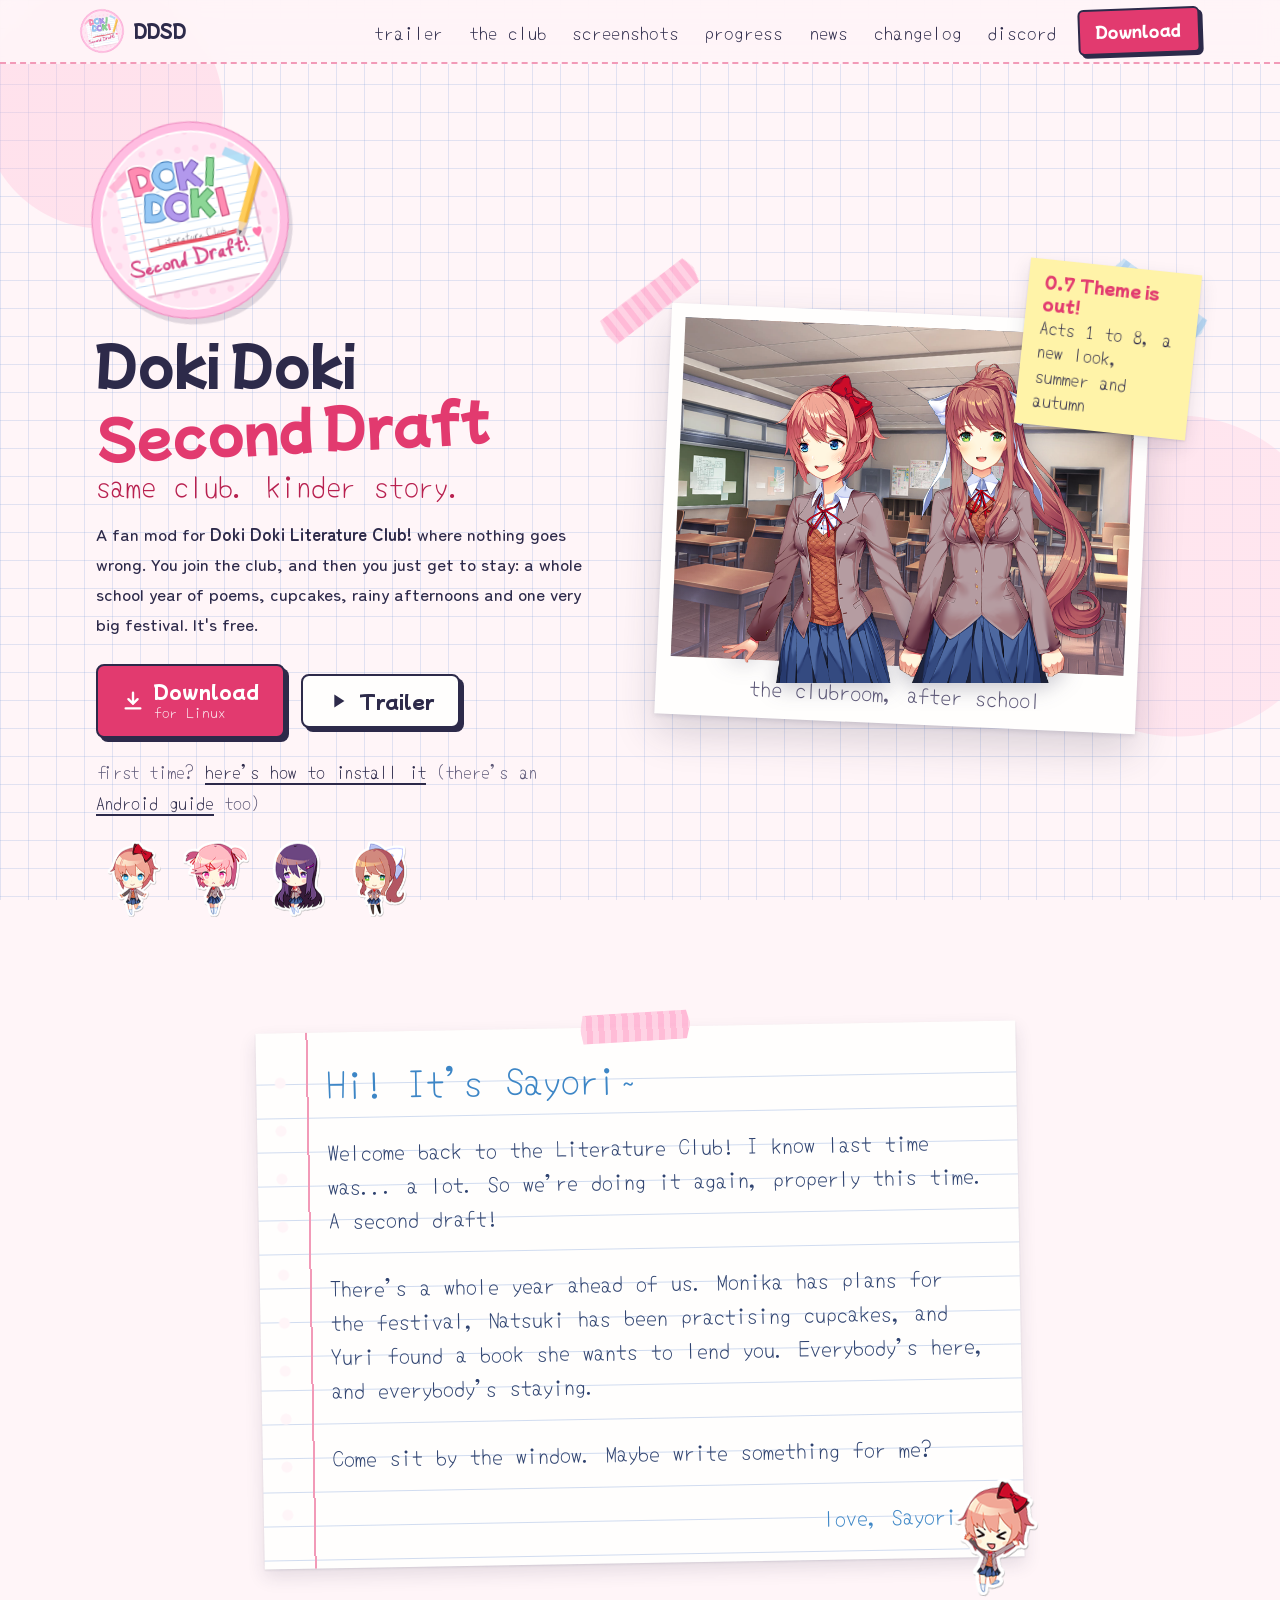
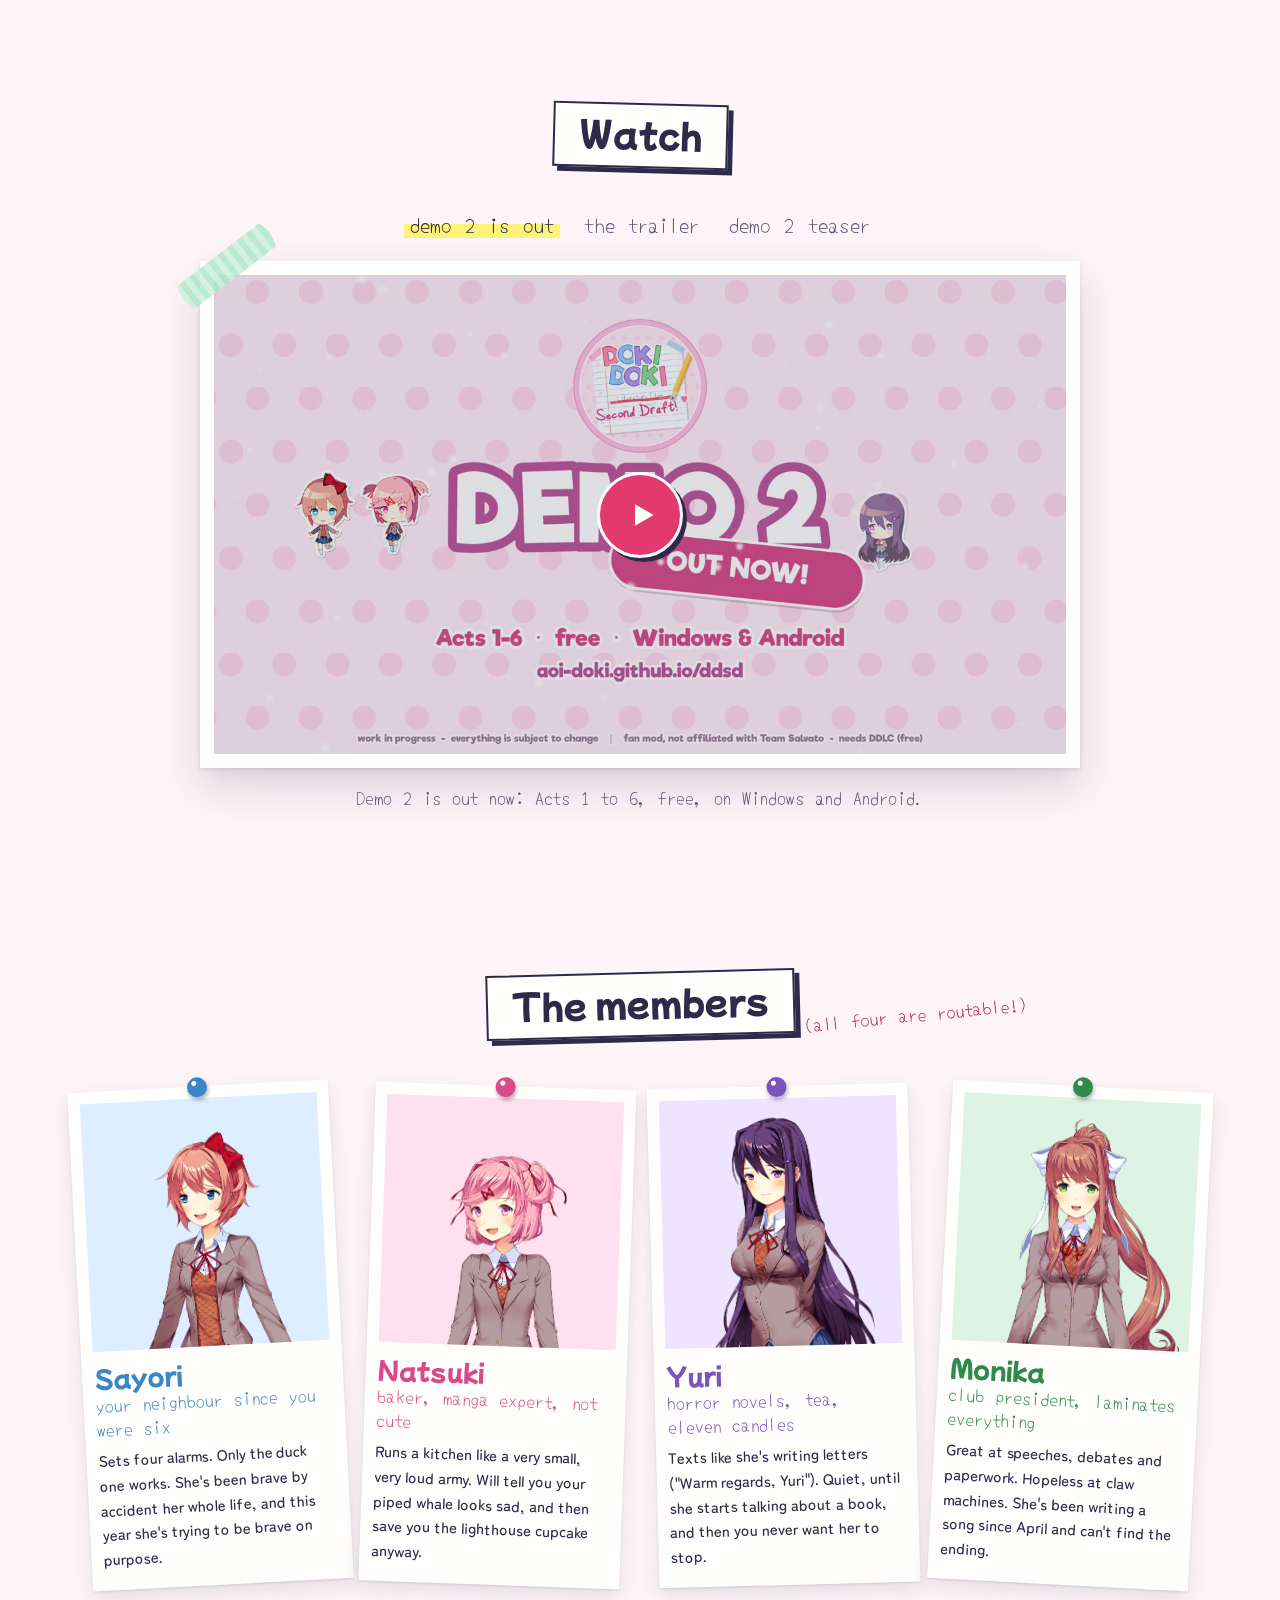
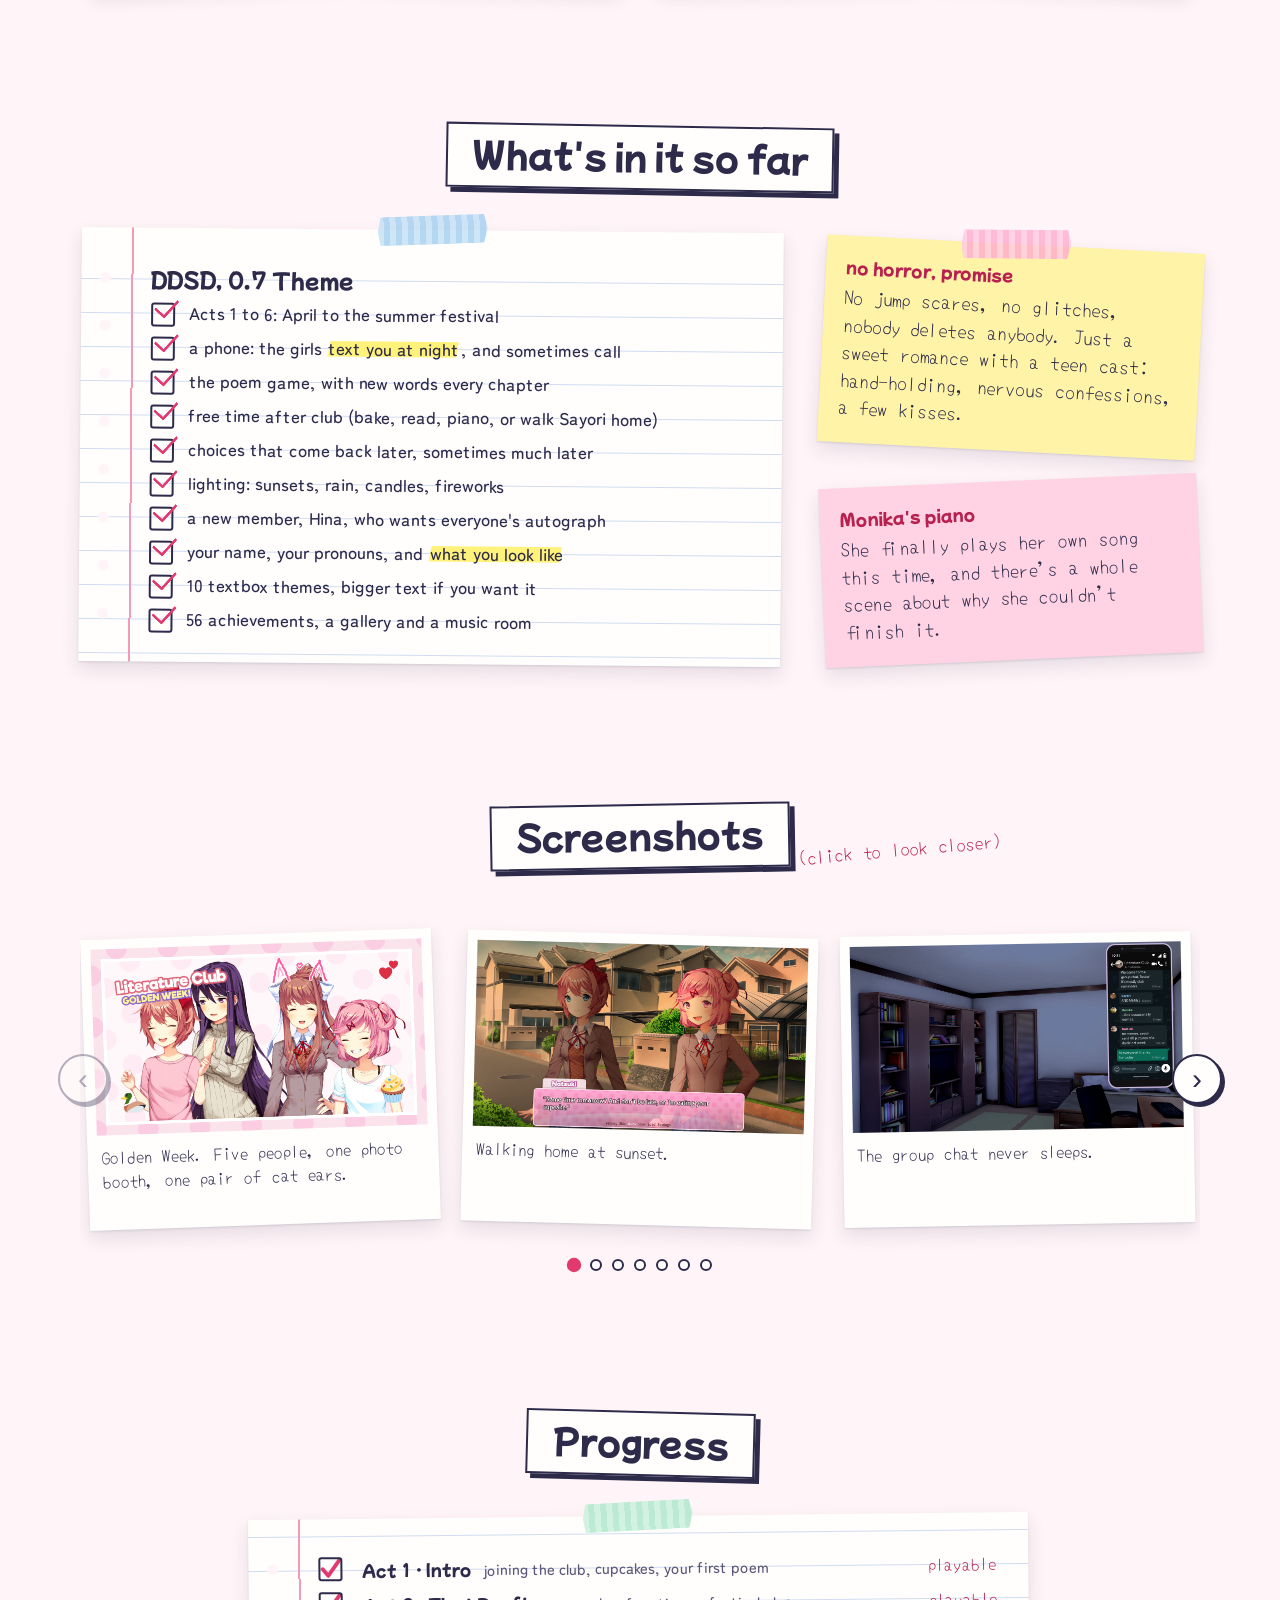
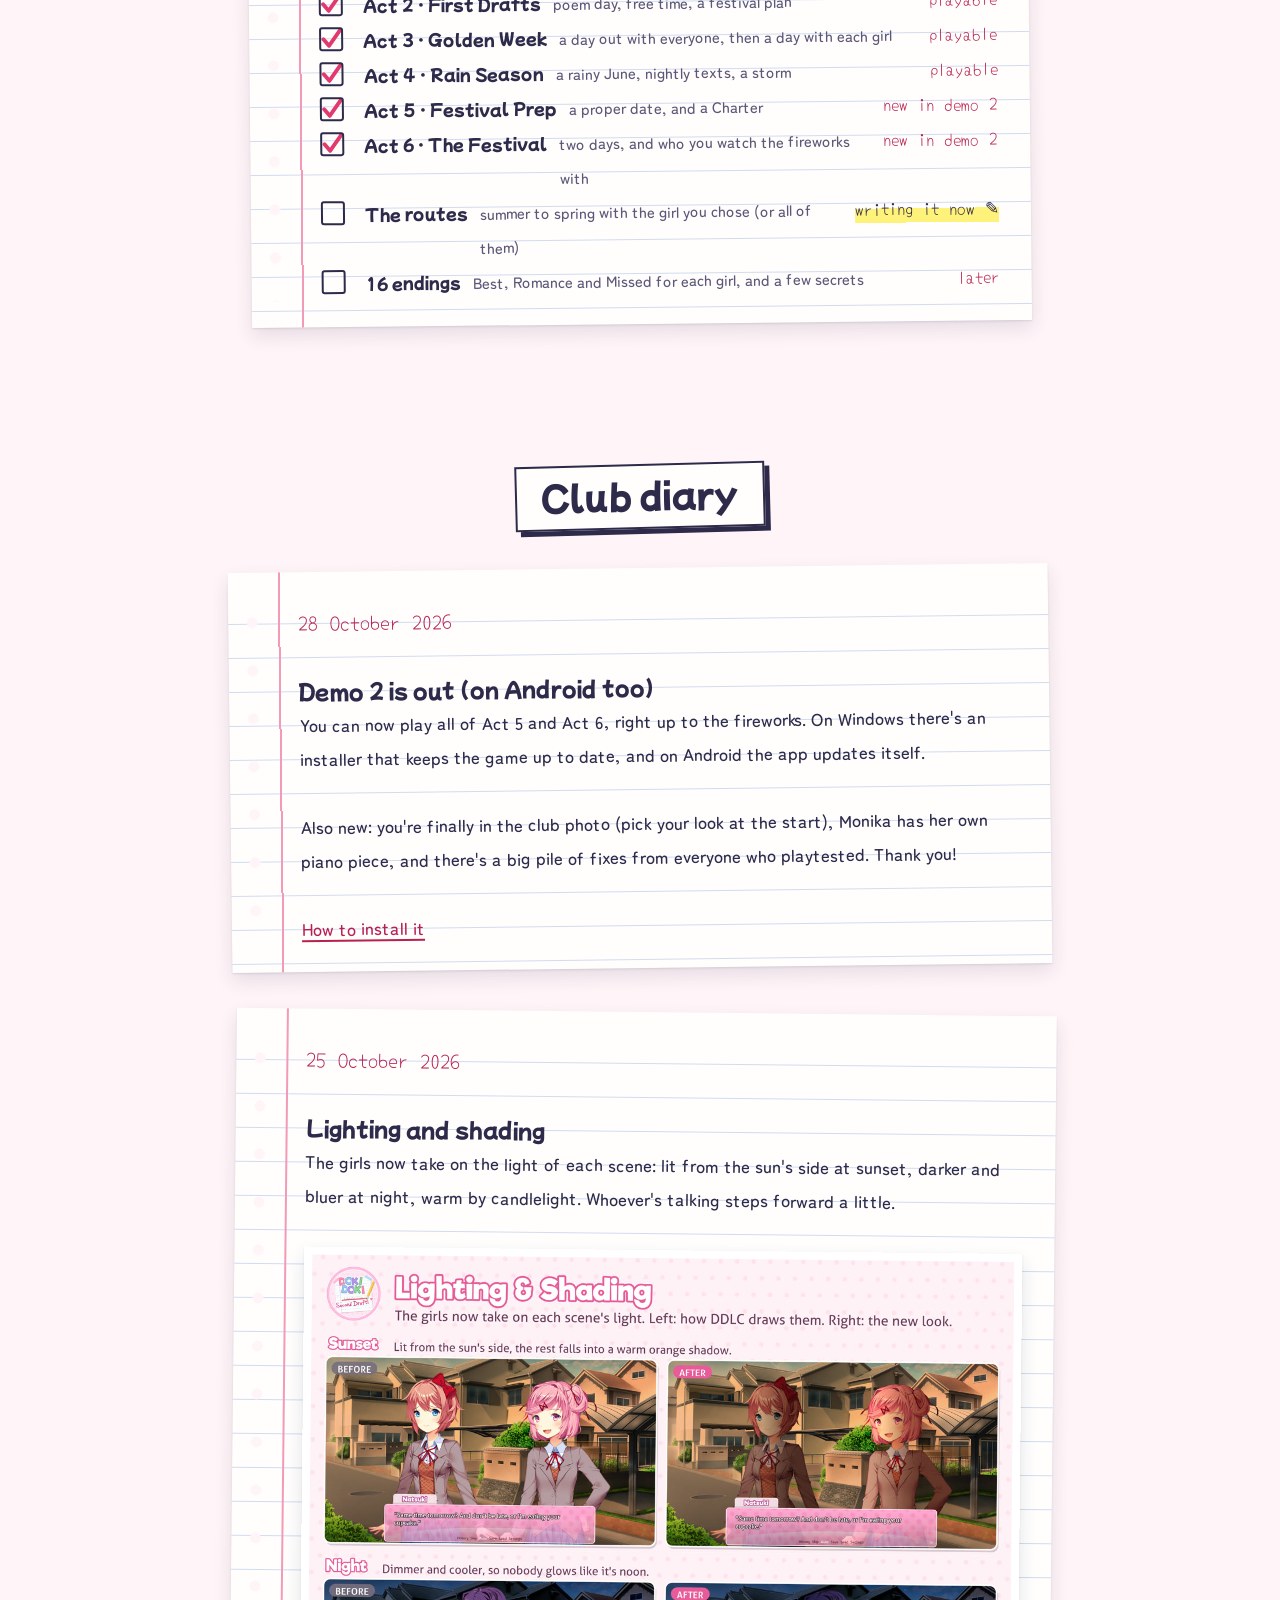
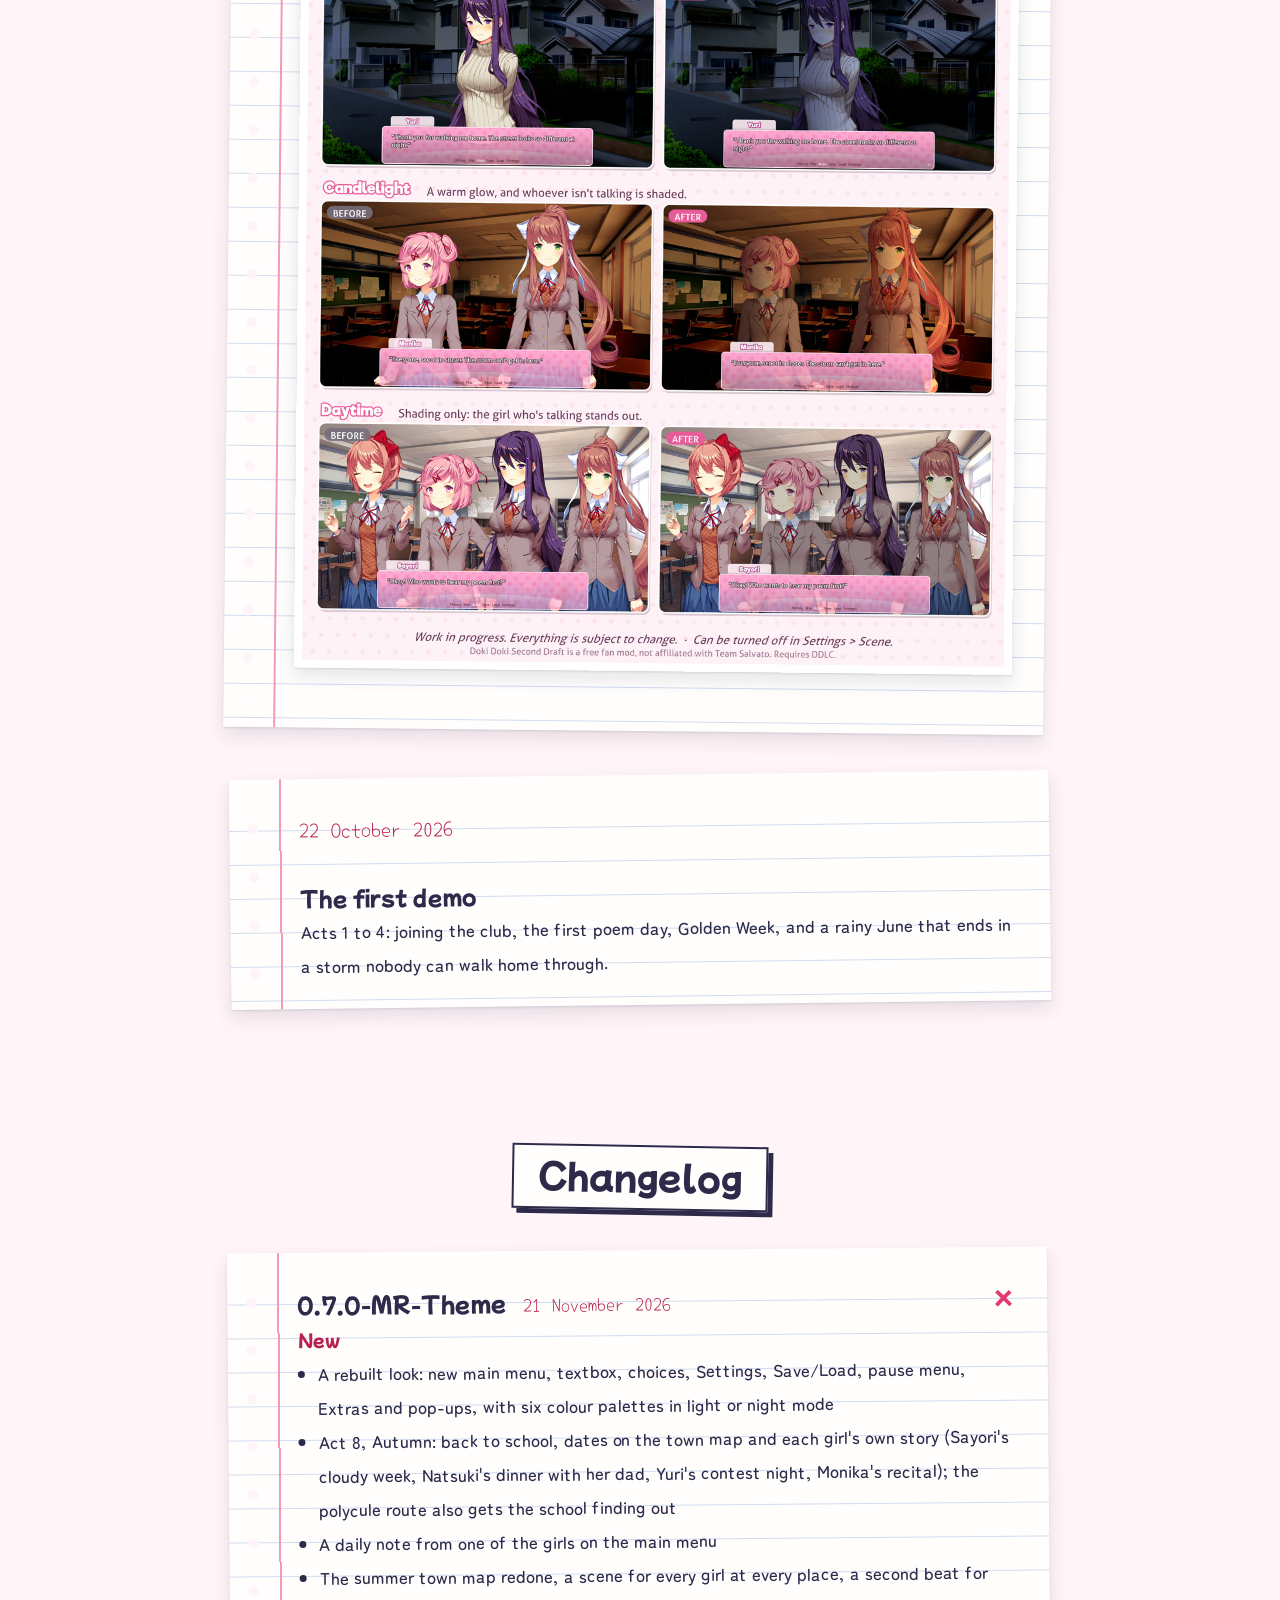
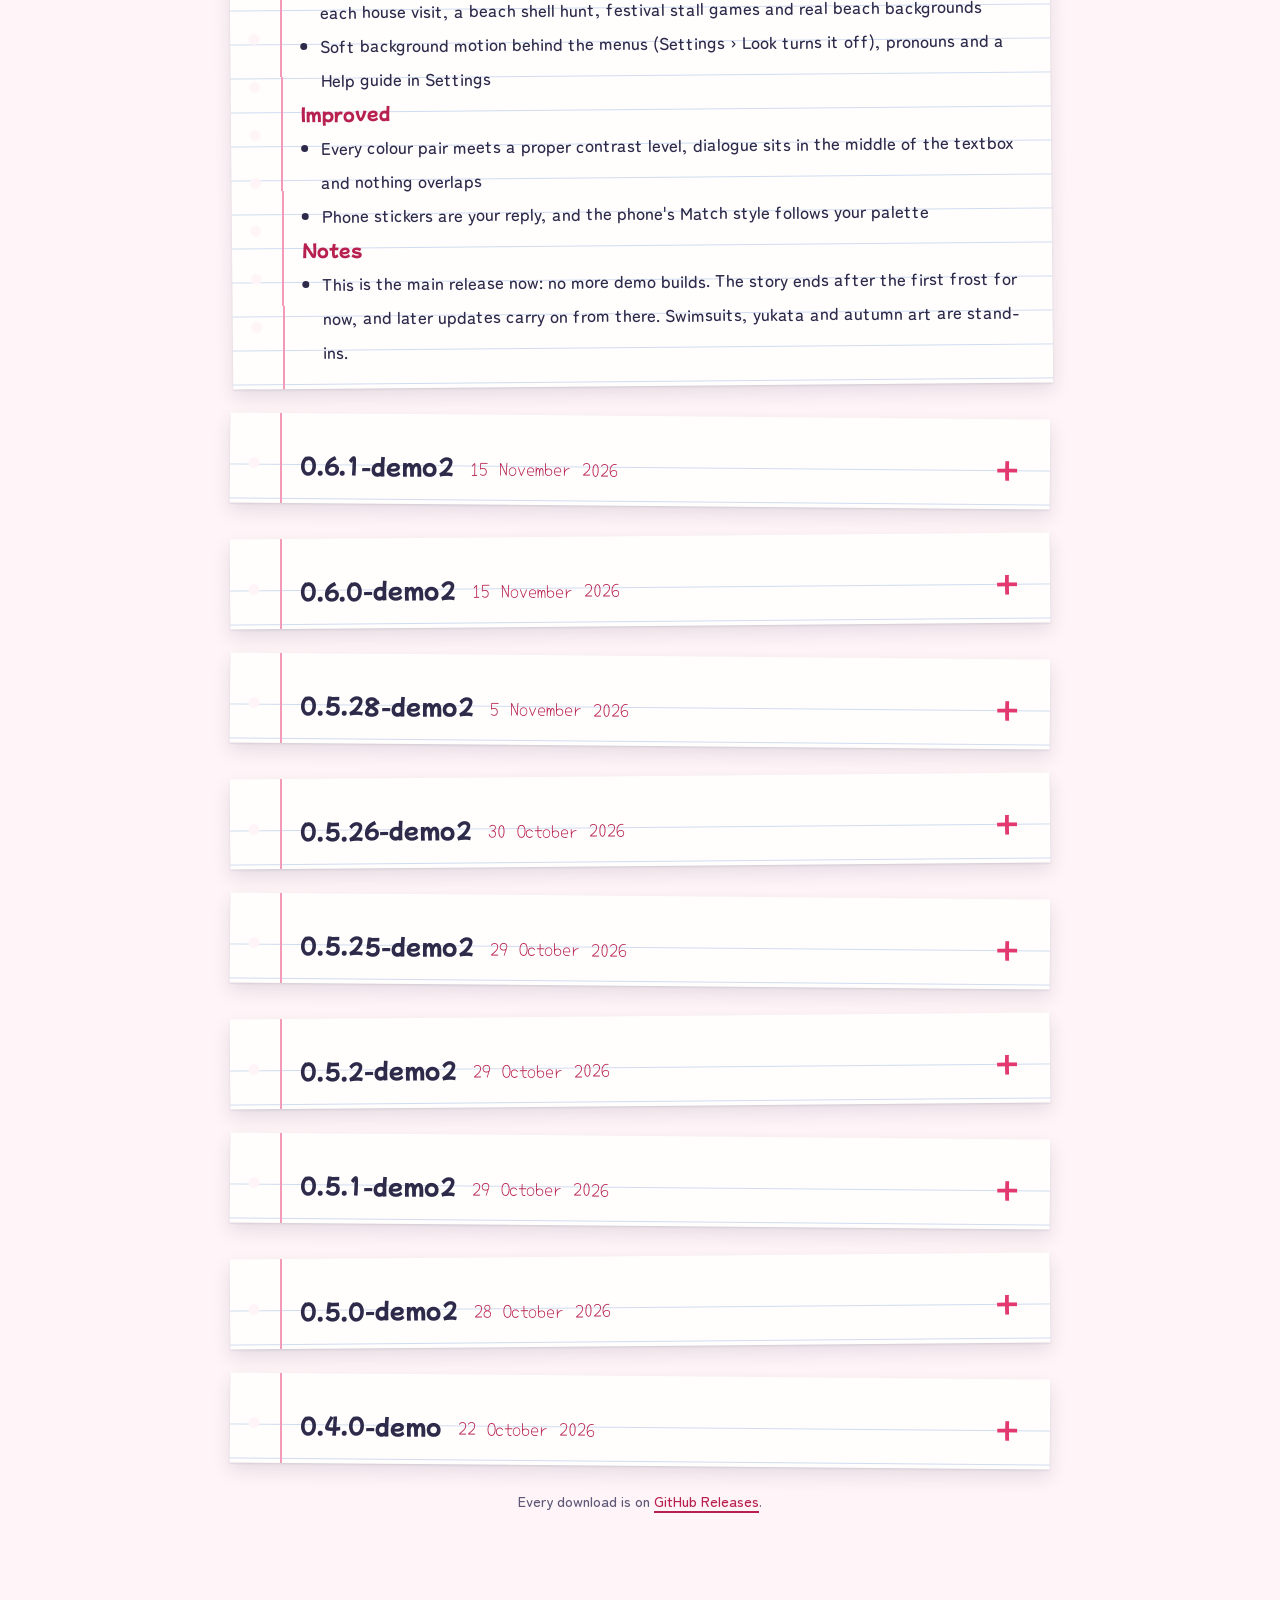
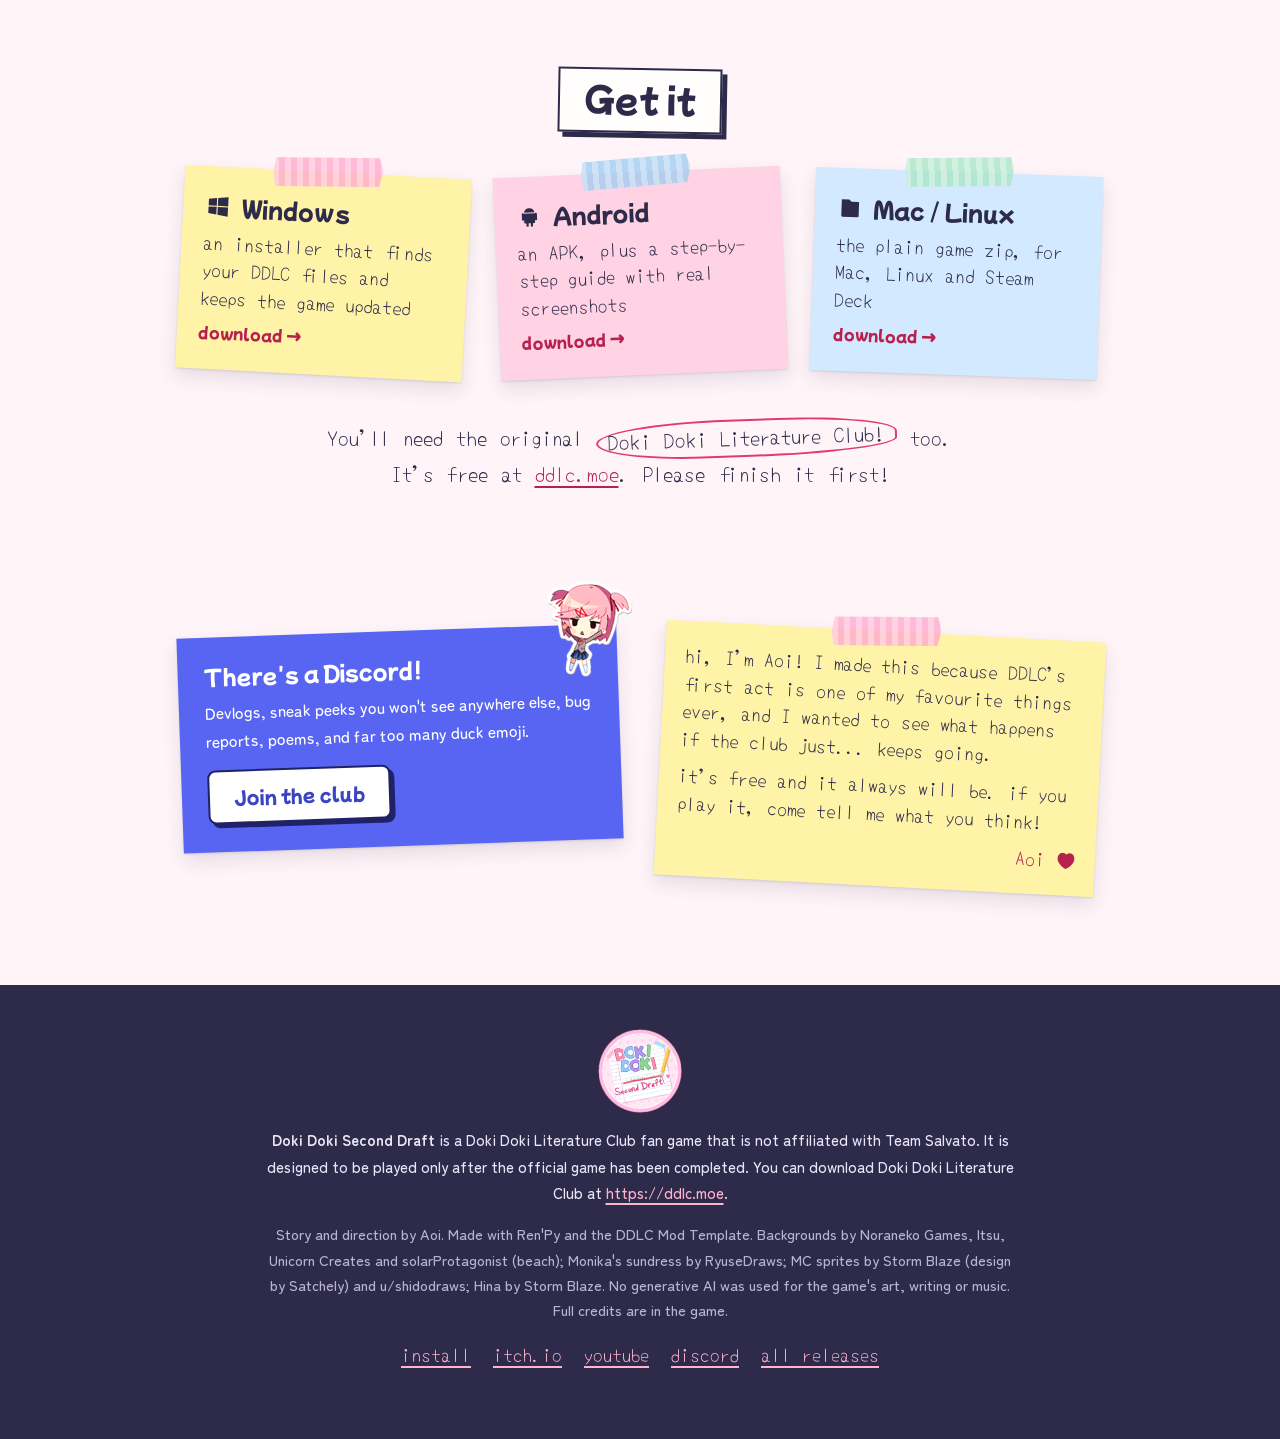
<file: index.html>
<!doctype html>
<html lang="en">
<head>
  <meta charset="utf-8">
  <meta name="viewport" content="width=device-width, initial-scale=1">
  <title>Doki Doki Second Draft</title>
  <meta name="description" content="A free DDLC fan mod where nothing goes wrong. A whole school year with the Literature Club, on Windows and Android.">
  <meta property="og:title" content="Doki Doki Second Draft">
  <meta property="og:description" content="A free DDLC fan mod where nothing goes wrong. 0.7 Theme (Acts 1 to 8) is out for Windows and Android.">
  <meta property="og:image" content="https://aoi-doki.github.io/ddsd/assets/banner.jpg">
  <meta property="og:type" content="website">
  <meta name="theme-color" content="#e23a6f">
  <link rel="icon" href="assets/favicon.png">
  <link rel="preconnect" href="https://fonts.googleapis.com">
  <link rel="preconnect" href="https://fonts.gstatic.com" crossorigin>
  <link href="https://fonts.googleapis.com/css2?family=Mochiy+Pop+One&family=Yomogi&family=Zen+Maru+Gothic:wght@500;700&display=swap" rel="stylesheet">
  <link rel="stylesheet" href="style.css">
</head>
<body>
<a class="skip" href="#main">Skip to content</a>

<nav class="nav" id="top" aria-label="Main">
  <a class="nav-logo" href="#top"><img src="assets/logo.png" alt=""><span>DDSD</span></a>
  <button class="nav-toggle" aria-label="Menu" aria-expanded="false" aria-controls="nav-links">☰</button>
  <div class="nav-links" id="nav-links">
    <a href="#watch">trailer</a>
    <a href="#club">the club</a>
    <a href="#photos">screenshots</a>
    <a href="#progress">progress</a>
    <a href="#news">news</a>
    <a href="#changelog">changelog</a>
    <a href="https://discord.gg/FV4pHRJVMU" target="_blank" rel="noopener">discord</a>
    <a class="nav-cta" href="install.html">Download</a>
  </div>
</nav>

<!-- ============================================================ HERO -->
<header class="hero">
  <div class="hero-copy">
    <img class="hero-logo" src="assets/logo.png" alt="">
    <h1>Doki Doki <span class="two">Second Draft</span></h1>
    <p class="hero-tag">same club. kinder story.</p>
    <p class="hero-sub">A fan mod for <b>Doki Doki Literature Club!</b> where nothing goes wrong. You join the club, and then you just
      get to stay: a whole school year of poems, cupcakes, rainy afternoons and one very big festival. It's free.</p>
    <div class="hero-cta">
      <a class="btn btn-red" id="dl-main" href="install.html">
        <svg viewBox="0 0 24 24" fill="none" stroke="currentColor" stroke-width="2.6" stroke-linecap="round" stroke-linejoin="round"><path d="M12 3v12m0 0-5-5m5 5 5-5M4 20h16"/></svg>
        <span class="btn-text">Download<small id="dl-main-sub">Windows &amp; Android</small></span>
      </a>
      <a class="btn" href="#watch">
        <svg viewBox="0 0 24 24" fill="currentColor"><path d="M8 5v14l11-7z"/></svg>Trailer</a>
    </div>
    <p class="hero-note">first time? <a href="install.html">here's how to install it</a> (there's an <a href="install.html#android">Android guide</a> too)</p>
    <div class="chibis" aria-label="The club (click them)">
      <button aria-label="Sayori"><img src="assets/chibi/sayori_chibi.png" data-hop="assets/chibi/sayori_hop.png" alt=""></button>
      <button aria-label="Natsuki"><img src="assets/chibi/natsuki_chibi.png" data-hop="assets/chibi/natsuki_hop.png" alt=""></button>
      <button aria-label="Yuri"><img src="assets/chibi/yuri_chibi.png" data-hop="assets/chibi/yuri_hop.png" alt=""></button>
      <button aria-label="Monika"><img src="assets/chibi/monika_chibi.png" data-hop="assets/chibi/monika_hop.png" alt=""></button>
    </div>
  </div>

  <div class="hero-photo" aria-hidden="true">
    <span class="tape tl"></span><span class="tape tr blue"></span>
    <figure class="polaroid-big"><div class="pic"></div><figcaption>the clubroom, after school</figcaption></figure>
    <div class="hero-girls"><img src="assets/girls/sayori.png" alt=""><img src="assets/girls/monika.png" alt=""></div>
    <div class="sticky-new"><b>0.7 Theme is out!</b>Acts 1 to 8, a new look, summer and autumn</div>
  </div>
</header>

<main id="main">

<!-- ============================================================ LETTER -->
<section class="section" aria-labelledby="letter-title">
  <div class="letter reveal">
    <div class="paper">
      <span class="tape top"></span>
      <h2 id="letter-title">Hi! It's Sayori~</h2>
      <p>Welcome back to the Literature Club! I know last time was... a lot. So we're doing it again, properly this time. A second draft!</p>
      <p>There's a whole year ahead of us. Monika has plans for the festival, Natsuki has been practising cupcakes, and Yuri found a book she wants to lend you. Everybody's here, and everybody's staying.</p>
      <p>Come sit by the window. Maybe write something for me?</p>
      <p class="sign">love, Sayori ♥</p>
    </div>
    <img class="letter-chibi" src="assets/chibi/sayori_hop.png" alt="">
  </div>
</section>

<!-- ============================================================ TRAILER -->
<section id="watch" class="section" aria-labelledby="watch-title">
  <div class="wrap">
    <h2 class="title" id="watch-title" style="--tr:1.5deg">Watch</h2>
    <div class="video-tabs" role="tablist" aria-label="Videos">
      <button class="tab" role="tab" aria-selected="true" aria-controls="video" data-video="release">demo 2 is out</button>
      <button class="tab" role="tab" aria-selected="false" aria-controls="video" data-video="trailer">the trailer</button>
      <button class="tab" role="tab" aria-selected="false" aria-controls="video" data-video="teaser">demo 2 teaser</button>
    </div>
    <div class="video-frame reveal">
      <span class="tape tl mint"></span>
      <div class="video" id="video" role="tabpanel"></div>
    </div>
    <p class="video-note" id="video-note"></p>
  </div>
</section>

<!-- ============================================================ CLUB -->
<section id="club" class="section" aria-labelledby="club-title">
  <div class="wrap">
    <h2 class="title" id="club-title" data-note="(all four are routable!)">The members</h2>
    <div class="club">
      <article class="member reveal" style="--c:var(--sayori); --bg:#dceeff"><span class="pin"></span>
        <div class="pic"><img src="assets/girls/sayori.png" alt="Sayori" loading="lazy"></div>
        <h3>Sayori</h3><p class="role">your neighbour since you were six</p>
        <p>Sets four alarms. Only the duck one works. She's been brave by accident her whole life, and this year she's trying to be brave on purpose.</p>
      </article>
      <article class="member reveal" style="--c:var(--natsuki); --bg:#ffe0ee"><span class="pin"></span>
        <div class="pic"><img src="assets/girls/natsuki.png" alt="Natsuki" loading="lazy"></div>
        <h3>Natsuki</h3><p class="role">baker, manga expert, not cute</p>
        <p>Runs a kitchen like a very small, very loud army. Will tell you your piped whale looks sad, and then save you the lighthouse cupcake anyway.</p>
      </article>
      <article class="member reveal" style="--c:var(--yuri); --bg:#efe4ff"><span class="pin"></span>
        <div class="pic"><img src="assets/girls/yuri.png" alt="Yuri" loading="lazy"></div>
        <h3>Yuri</h3><p class="role">horror novels, tea, eleven candles</p>
        <p>Texts like she's writing letters ("Warm regards, Yuri"). Quiet, until she starts talking about a book, and then you never want her to stop.</p>
      </article>
      <article class="member reveal" style="--c:var(--monika); --bg:#ddf3e3"><span class="pin"></span>
        <div class="pic"><img src="assets/girls/monika.png" alt="Monika" loading="lazy"></div>
        <h3>Monika</h3><p class="role">club president, laminates everything</p>
        <p>Great at speeches, debates and paperwork. Hopeless at claw machines. She's been writing a song since April and can't find the ending.</p>
      </article>
    </div>
  </div>
</section>

<!-- ============================================================ WHAT'S IN IT -->
<section id="inside" class="section" aria-labelledby="inside-title">
  <div class="wrap">
    <h2 class="title" id="inside-title" style="--tr:1deg">What's in it so far</h2>
    <div class="checklist-wrap">
      <div class="paper checklist reveal">
        <span class="tape top blue"></span>
        <h3>DDSD, 0.7 Theme</h3>
        <ul>
          <li>Acts 1 to 6: April to the summer festival</li>
          <li>a phone: the girls <mark>text you at night</mark>, and sometimes call</li>
          <li>the poem game, with new words every chapter</li>
          <li>free time after club (bake, read, piano, or walk Sayori home)</li>
          <li>choices that come back later, sometimes much later</li>
          <li>lighting: sunsets, rain, candles, fireworks</li>
          <li>a new member, Hina, who wants everyone's autograph</li>
          <li>your name, your pronouns, and <mark>what you look like</mark></li>
          <li>10 textbox themes, bigger text if you want it</li>
          <li>56 achievements, a gallery and a music room</li>
        </ul>
      </div>
      <div class="side-notes">
        <div class="sticky yellow reveal"><span class="tape top"></span><b>no horror, promise</b>
          No jump scares, no glitches, nobody deletes anybody. Just a sweet romance with a teen cast: hand-holding, nervous confessions, a few kisses.</div>
        <div class="sticky pink reveal"><b>Monika's piano</b>
          She finally plays her own song this time, and there's a whole scene about why she couldn't finish it.</div>
      </div>
    </div>
  </div>
</section>

<!-- ============================================================ SCREENSHOTS -->
<section id="photos" class="section" aria-labelledby="photos-title">
  <div class="wrap">
    <h2 class="title" id="photos-title" style="--tr:-1deg" data-note="(click to look closer)">Screenshots</h2>
    <div class="slider">
      <button class="slide-btn prev" aria-label="Previous screenshot">‹</button>
      <div class="photos track" tabindex="0" aria-label="Screenshots (swipe or use the arrows)">
      <figure class="shot reveal"><button data-full="assets/shots/shot2_club_photo.jpg"><img src="assets/shots/shot2_club_photo.jpg" alt="The Golden Week club photo" loading="lazy"></button><figcaption>Golden Week. Five people, one photo booth, one pair of cat ears.</figcaption></figure>
      <figure class="shot reveal"><button data-full="assets/shots/lighting_sunset.jpg"><img src="assets/shots/lighting_sunset.jpg" alt="Sunset lighting" loading="lazy"></button><figcaption>Walking home at sunset.</figcaption></figure>
      <figure class="shot reveal"><button data-full="assets/shots/shot3_group_chat.jpg"><img src="assets/shots/shot3_group_chat.jpg" alt="The club group chat" loading="lazy"></button><figcaption>The group chat never sleeps.</figcaption></figure>
      <figure class="shot reveal"><button data-full="assets/shots/act5_sneak_01.jpg"><img src="assets/shots/act5_sneak_01.jpg" alt="Monika at the arcade" loading="lazy"></button><figcaption>Monika has never been inside an arcade. She's about to lose at everything.</figcaption></figure>
      <figure class="shot reveal"><button data-full="assets/shots/shot5_poem_game.jpg"><img src="assets/shots/shot5_poem_game.jpg" alt="The poem game" loading="lazy"></button><figcaption>The poem game, for four now.</figcaption></figure>
      <figure class="shot reveal"><button data-full="assets/shots/act5_sneak_02.jpg"><img src="assets/shots/act5_sneak_02.jpg" alt="Natsuki on a date" loading="lazy"></button><figcaption>Two hundred yen a week since March. Some dates are worth saving up for.</figcaption></figure>
      <figure class="shot reveal"><button data-full="assets/shots/shot6_storm.jpg"><img src="assets/shots/shot6_storm.jpg" alt="The storm" loading="lazy"></button><figcaption>The storm nobody could walk home through.</figcaption></figure>
      <figure class="shot reveal"><button data-full="assets/shots/lighting_candle.jpg"><img src="assets/shots/lighting_candle.jpg" alt="Candlelight" loading="lazy"></button><figcaption>Yuri's eleven candles.</figcaption></figure>
      <figure class="shot reveal"><button data-full="assets/shots/act5_sneak_04.jpg"><img src="assets/shots/act5_sneak_04.jpg" alt="The Literature Club Charter" loading="lazy"></button><figcaption>The Club Charter, rule one. Natsuki would like to file a complaint.</figcaption></figure>
      </div>
      <button class="slide-btn next" aria-label="Next screenshot">›</button>
    </div>
    <div class="dots" aria-hidden="true"></div>
  </div>
</section>

<!-- ============================================================ PROGRESS -->
<section id="progress" class="section" aria-labelledby="progress-title">
  <div class="wrap">
    <h2 class="title" id="progress-title" style="--tr:1.5deg">Progress</h2>
    <div class="paper todo reveal">
      <span class="tape top mint"></span>
      <ol>
        <li class="done"><b>Act 1 · Intro</b><span>joining the club, cupcakes, your first poem</span><em>playable</em></li>
        <li class="done"><b>Act 2 · First Drafts</b><span>poem day, free time, a festival plan</span><em>playable</em></li>
        <li class="done"><b>Act 3 · Golden Week</b><span>a day out with everyone, then a day with each girl</span><em>playable</em></li>
        <li class="done"><b>Act 4 · Rain Season</b><span>a rainy June, nightly texts, a storm</span><em>playable</em></li>
        <li class="done"><b>Act 5 · Festival Prep</b><span>a proper date, and a Charter</span><em>new in demo 2</em></li>
        <li class="done"><b>Act 6 · The Festival</b><span>two days, and who you watch the fireworks with</span><em>new in demo 2</em></li>
        <li class="now"><b>The routes</b><span>summer to spring with the girl you chose (or all of them)</span><em>writing it now ✎</em></li>
        <li><b>16 endings</b><span>Best, Romance and Missed for each girl, and a few secrets</span><em>later</em></li>
      </ol>
    </div>
  </div>
</section>

<!-- ============================================================ NEWS -->
<section id="news" class="section" aria-labelledby="news-title">
  <div class="wrap">
    <h2 class="title" id="news-title" style="--tr:-1.5deg">Club diary</h2>
    <div class="news">
      <article class="paper reveal">
        <p class="date">28 October 2026</p>
        <h3>Demo 2 is out (on Android too)</h3>
        <p>You can now play all of Act 5 and Act 6, right up to the fireworks. On Windows there's an installer that keeps the game up to date, and on Android the app updates itself.</p>
        <p>Also new: you're finally in the club photo (pick your look at the start), Monika has her own piano piece, and there's a big pile of fixes from everyone who playtested. Thank you!</p>
        <p><a href="install.html">How to install it</a></p>
      </article>
      <article class="paper reveal">
        <p class="date">25 October 2026</p>
        <h3>Lighting and shading</h3>
        <p>The girls now take on the light of each scene: lit from the sun's side at sunset, darker and bluer at night, warm by candlelight. Whoever's talking steps forward a little.</p>
        <img src="assets/devlog/lighting_sheet.jpg" alt="Before and after lighting" loading="lazy">
      </article>
      <article class="paper reveal">
        <p class="date">22 October 2026</p>
        <h3>The first demo</h3>
        <p>Acts 1 to 4: joining the club, the first poem day, Golden Week, and a rainy June that ends in a storm nobody can walk home through.</p>
      </article>
    </div>
  </div>
</section>

<!-- ============================================================ CHANGELOG -->
<section id="changelog" class="section" aria-labelledby="changelog-title">
  <div class="wrap">
    <h2 class="title" id="changelog-title" style="--tr:1deg">Changelog</h2>
    <div class="changelog">
      <details class="paper reveal" open>
        <summary><span class="ver">0.7.0-MR-Theme</span><span class="when">21 November 2026</span></summary>
        <h3>New</h3>
        <ul>
          <li>A rebuilt look: new main menu, textbox, choices, Settings, Save/Load, pause menu, Extras and pop-ups, with six colour palettes in light or night mode</li>
          <li>Act 8, Autumn: back to school, dates on the town map and each girl's own story (Sayori's cloudy week, Natsuki's dinner with her dad, Yuri's contest night, Monika's recital); the polycule route also gets the school finding out</li>
          <li>A daily note from one of the girls on the main menu</li>
          <li>The summer town map redone, a scene for every girl at every place, a second beat for each house visit, a beach shell hunt, festival stall games and real beach backgrounds</li>
          <li>Soft background motion behind the menus (Settings › Look turns it off), pronouns and a Help guide in Settings</li>
        </ul>
        <h3>Improved</h3>
        <ul>
          <li>Every colour pair meets a proper contrast level, dialogue sits in the middle of the textbox and nothing overlaps</li>
          <li>Phone stickers are your reply, and the phone's Match style follows your palette</li>
        </ul>
        <h3>Notes</h3>
        <ul>
          <li>This is the main release now: no more demo builds. The story ends after the first frost for now, and later updates carry on from there. Swimsuits, yukata and autumn art are stand-ins.</li>
        </ul>
      </details>
      <details class="paper reveal">
        <summary><span class="ver">0.6.1-demo2</span><span class="when">15 November 2026</span></summary>
        <h3>New</h3>
        <ul>
          <li>Act 7, Summer: the last day of term, a group chat where you plan the summer, a town map you walk around (morning and evening slots), a visit to each girl's home, the study group, the beach trip, the yukata summer festival, the last night of summer and exam results</li>
          <li>Girls you don't spend time with notice, and they'll tell you so</li>
          <li>The demo now ends after the summer</li>
        </ul>
        <h3>Notes</h3>
        <ul>
          <li>The beach and festival art uses stand-ins for now. Real art is coming.</li>
        </ul>
      </details>
      <details class="paper reveal">
        <summary><span class="ver">0.6.0-demo2</span><span class="when">15 November 2026</span></summary>
        <h3>New</h3>
        <ul>
          <li>Eight new textbox themes (Settings › Themes): Aurora, Matcha, Peach Fuzz, Mocha, Glacier, Dusk, Mono and Citrus</li>
          <li>Button styles (Settings › Themes › Button style): Classic, Pill, Glass and Flat, for the menus, the pause tiles and the back button</li>
        </ul>
        <h3>Improved</h3>
        <ul>
          <li>Readability: name tags, the icons under the textbox and Settings text now meet a proper contrast level on every theme</li>
          <li>Dark themes: page titles are lighter, and the selected theme card no longer flashes bright pink</li>
          <li>Settings and Extras: unselected options are darker, and the page you're on is easier to spot</li>
          <li>Extras › Chapters scrolls, ready for more acts</li>
        </ul>
        <h3>Fixed</h3>
        <ul>
          <li>A typo in Yuri's prep-weekend text</li>
        </ul>
      </details>
      <details class="paper reveal">
        <summary><span class="ver">0.5.28-demo2</span><span class="when">5 November 2026</span></summary>
        <h3>New</h3>
        <ul>
          <li>A whole new look (Settings › Themes): textbox styles (Rounded, Notebook, real frosted Glass, Minimal), decorations (Clouds, Sky, Petals, Sparkles), main menu layouts, a new pause menu (Esc) and icon buttons you can put in five places</li>
          <li>Choices and History match your textbox (click a History line to rewind there), and rewind is on: the Back icon or the mouse wheel</li>
          <li>Extras › Chapters: start again from any act you've reached, and Route select after you finish Act 6</li>
          <li>"Story so far": a short recap when you load a save</li>
          <li>Seen choices get a tick, and a new button skips to the next choice</li>
          <li>Poem hints after your first clear: a heart in the colour of the girl who loves each word</li>
          <li>Gentle content notes before Sayori's heaviest scenes (Settings › Game › Help turns them off)</li>
          <li>Phone wallpapers (any CG you've seen) and stickers you can send in chats</li>
          <li>Achievements: hints for the secret ones, progress bars and a prettier pop-up</li>
          <li>Autosave on every choice, F5 / F9 quick save and load, F12 for a screenshot without the textbox</li>
          <li>Launcher 1.8: a News tab with updates, devlogs and sneak peeks, beta codes and one-click mod installs</li>
          <li>Android: beta codes (Settings › Player › Beta)</li>
        </ul>
        <h3>Fixed</h3>
        <ul>
          <li>The icons under the textbox hiding with the "On hover" position</li>
          <li>Dark themes: the name, pronoun and look windows are easy to read</li>
          <li>Switching back to the Original theme puts every menu back exactly the way DDLC had it</li>
        </ul>
      </details>
      <details class="paper reveal">
        <summary><span class="ver">0.5.26-demo2</span><span class="when">30 October 2026</span></summary>
        <h3>New</h3>
        <ul>
          <li>Auto sync: Save/Load › Sync… › Turn on gives you a code. Type the same code on your other PC or phone, and every few minutes your saves and progress swap in the background (no more Upload/Download codes, no black screen)</li>
          <li>Autosaves are back (the "A" page in Save/Load) while sync is on</li>
          <li>Launcher 1.6: soft music (Monika's Waltz), with a note button to turn it off</li>
        </ul>
        <h3>Fixed</h3>
        <ul>
          <li>The thin line down the middle of the girls' sprites on bigger screens</li>
        </ul>
      </details>
      <details class="paper reveal">
        <summary><span class="ver">0.5.25-demo2</span><span class="when">29 October 2026</span></summary>
        <h3>New</h3>
        <ul>
          <li>Club Colours textbox theme (Settings › Themes): Sayori talks in blue, Natsuki in pink, Yuri in violet and Monika in green</li>
        </ul>
        <h3>Fixed</h3>
        <ul>
          <li>Phone text is sharp now (it was a little blurry) and a bit bigger</li>
          <li>Chat bubble tails join the bubble properly</li>
          <li>The reply choices no longer cover the message you're answering</li>
          <li>Message times no longer split onto two lines</li>
        </ul>
      </details>
      <details class="paper reveal">
        <summary><span class="ver">0.5.2-demo2</span><span class="when">29 October 2026</span></summary>
        <h3>New</h3>
        <ul>
          <li>Mod Hub in the launcher: browse community DDLC mods and install them in one click, or share your own (every mod is virus-scanned and checked by hand first)</li>
          <li>Menu sounds: Settings › Menu Sounds (DDLC, Chime, Pop or Music box)</li>
          <li>Saves on every device: Save/Load › Upload Sync gives you a code, type it on your other PC or phone with Download Sync</li>
        </ul>
        <h3>Fixed</h3>
        <ul>
          <li>The classroom has a chalkboard, not a whiteboard</li>
          <li>Doki-colour chat bubbles are easier to see on the light phone</li>
          <li>Removed a leftover "Uncensored Mode" option from the mod template (DDSD never had any such content)</li>
        </ul>
        <h3>Launcher 1.5</h3>
        <ul>
          <li>New Mods tab: My mods, Browse (the Mod Hub), Share a mod, Report</li>
        </ul>
      </details>
      <details class="paper reveal">
        <summary><span class="ver">0.5.1-demo2</span><span class="when">29 October 2026</span></summary>
        <h3>New</h3>
        <ul>
          <li>Hina has a face now! (art by Storm Blaze)</li>
          <li>New sprites for "Your Look": a boy and a girl in DDLC's own style, and a picker with pictures in Settings</li>
          <li>The phone is dark mode again by default (Settings › Themes › Phone)</li>
        </ul>
        <h3>Fixed</h3>
        <ul>
          <li>After the Party Pooper ending, the game got stuck on the ending card</li>
          <li>Hina's homework photo in the group chat isn't a blank page any more</li>
        </ul>
      </details>
      <details class="paper reveal">
        <summary><span class="ver">0.5.0-demo2</span><span class="when">28 October 2026</span></summary>
        <h3>New</h3>
        <ul>
          <li>Act 5, Festival Prep: proper dates, the Club Charter, a jealous Wednesday, the dress rehearsal and the prep weekend</li>
          <li>Act 6, The Festival: two whole days, the café, the stage, Natsuki's dad, and the fireworks</li>
          <li>A new club member: Hina</li>
          <li>Android version (with a step-by-step guide) and a Windows installer that keeps the game updated</li>
          <li>Pick how you look: Junichi, Mizumi or a doodle (you're in the club photo now)</li>
          <li>Monika's own piano piece, whenever she plays</li>
          <li>Lighting and shading: the girls take on the light of every scene</li>
          <li>A bigger phone, chat bubbles in each girl's colour, and your own bubble colour</li>
          <li>Text size slider and three choice-button styles: Original, Circular, Modern</li>
          <li>Smoother scene changes: dissolves, music fades between acts, songs no longer restart</li>
          <li>Thunder you can actually hear</li>
        </ul>
        <h3>Fixed</h3>
        <ul>
          <li>The crash after "Go straight home" in free time</li>
          <li>Lots of story continuity fixes in Acts 2 to 4</li>
          <li>Yuri now actually leaves the train; Act 4's Parfait Girls moment is just Natsuki</li>
          <li>Discord shows the right play time</li>
          <li>Achievement pop-ups, act cards, free-time spots, and long lines running off the textbox</li>
        </ul>
        <h3>Launcher 1.3</h3>
        <ul>
          <li>Locate DDLC is one simple file picker (pick ddlc-win.zip or DDLC.exe), with a progress bar</li>
          <li>Sharp text on scaled screens (125%, 150%...), and a scrollbar on What's new</li>
        </ul>
      </details>
      <details class="paper reveal">
        <summary><span class="ver">0.4.0-demo</span><span class="when">22 October 2026</span></summary>
        <h3>The first demo</h3>
        <ul>
          <li>Acts 1 to 4: joining the club, the first poem day, Golden Week, and Rain Season</li>
          <li>The phone: group chats, late-night texts and calls</li>
          <li>The poem game for four, free time, achievements, a gallery and a music room</li>
          <li>10 textbox themes, your name and pronouns, and Discord Rich Presence</li>
        </ul>
      </details>
    </div>
    <p class="center small" style="margin-top:22px">Every download is on <a href="https://github.com/Aoi-doki/ddsd-releases/releases" target="_blank" rel="noopener">GitHub Releases</a>.</p>
  </div>
</section>

<!-- ============================================================ GET IT -->
<section id="get" class="section" aria-labelledby="get-title">
  <div class="wrap">
    <h2 class="title" id="get-title" style="--tr:1deg">Get it</h2>
    <div class="get">
      <a class="sticky yellow reveal" href="install.html#windows"><span class="tape top"></span>
        <span class="os"><svg viewBox="0 0 24 24"><path d="M3 5.5 10.5 4.4v7.1H3zM11.5 4.3 21 3v8.5h-9.5zM3 12.5h7.5v7.1L3 18.5zM11.5 12.5H21V21l-9.5-1.3z"/></svg>Windows</span>
        an installer that finds your DDLC files and keeps the game updated<br><span class="go">download →</span></a>
      <a class="sticky pink reveal" href="install.html#android"><span class="tape top blue"></span>
        <span class="os"><svg viewBox="0 0 24 24"><path d="M7 9h10v8a1 1 0 0 1-1 1h-1v3h-2v-3h-2v3H9v-3H8a1 1 0 0 1-1-1zM5 9.5a1 1 0 0 1 2 0v5a1 1 0 0 1-2 0zM17 9.5a1 1 0 0 1 2 0v5a1 1 0 0 1-2 0zM7.2 8a4.9 4.9 0 0 1 9.6 0z"/></svg>Android</span>
        an APK, plus a step-by-step guide with real screenshots<br><span class="go">download →</span></a>
      <a class="sticky blue reveal" href="install.html#manual"><span class="tape top mint"></span>
        <span class="os"><svg viewBox="0 0 24 24"><path d="M4 4h7l2 2h7v13a1 1 0 0 1-1 1H5a1 1 0 0 1-1-1z"/></svg>Mac / Linux</span>
        the plain game zip, for Mac, Linux and Steam Deck<br><span class="go">download →</span></a>
    </div>
    <p class="need">You'll need the original <span class="circle">Doki Doki Literature Club!</span> too.
      It's free at <a href="https://ddlc.moe" target="_blank" rel="noopener">ddlc.moe</a>. Please finish it first!</p>
  </div>
</section>

<!-- ============================================================ DISCORD + NOTE -->
<section class="section" aria-label="Discord and a note from the developer">
  <div class="notes-row">
    <div class="discord-card reveal">
      <img src="assets/chibi/natsuki_hop.png" alt="">
      <h3>There's a Discord!</h3>
      <p>Devlogs, sneak peeks you won't see anywhere else, bug reports, poems, and far too many duck emoji.</p>
      <a class="btn" href="https://discord.gg/FV4pHRJVMU" target="_blank" rel="noopener">Join the club</a>
    </div>
    <div class="sticky yellow dev-note reveal"><span class="tape top"></span>
      <p>hi, I'm Aoi! I made this because DDLC's first act is one of my favourite things ever, and I wanted to see what happens if the club just... keeps going.</p>
      <p>it's free and it always will be. if you play it, come tell me what you think!</p>
      <p class="sig">Aoi ♥</p>
    </div>
  </div>
</section>

</main>

<footer class="footer">
  <div class="wrap">
    <img src="assets/logo.png" alt="" class="footer-logo">
    <p><b>Doki Doki Second Draft</b> is a Doki Doki Literature Club fan game that is not affiliated with Team Salvato.
      It is designed to be played only after the official game has been completed. You can download Doki Doki Literature Club at
      <a href="https://ddlc.moe" target="_blank" rel="noopener">https://ddlc.moe</a>.</p>
    <p class="small">Story and direction by Aoi. Made with Ren'Py and the DDLC Mod Template. Backgrounds by Noraneko Games, Itsu, Unicorn Creates and solarProtagonist (beach);
      Monika's sundress by RyuseDraws; MC sprites by Storm Blaze (design by Satchely) and u/shidodraws; Hina by Storm Blaze.
      No generative AI was used for the game's art, writing or music. Full credits are in the game.</p>
    <p class="footer-links">
      <a href="install.html">install</a>
      <a href="https://needy-aoi.itch.io/doki-doki-second-draft" target="_blank" rel="noopener">itch.io</a>
      <a href="https://youtu.be/SDU9rJVWbdg" target="_blank" rel="noopener">youtube</a>
      <a href="https://discord.gg/FV4pHRJVMU" target="_blank" rel="noopener">discord</a>
      <a href="https://github.com/Aoi-doki/ddsd-releases/releases" target="_blank" rel="noopener">all releases</a>
    </p>
  </div>
</footer>

<div class="lightbox" id="lightbox" hidden role="dialog" aria-modal="true" aria-label="Screenshot">
  <button class="lb-close" aria-label="Close">×</button>
  <button class="lb-prev" aria-label="Previous">‹</button>
  <figure><img alt=""><figcaption></figcaption></figure>
  <button class="lb-next" aria-label="Next">›</button>
</div>

<script src="script.js"></script>
</body>
</html>
</file>
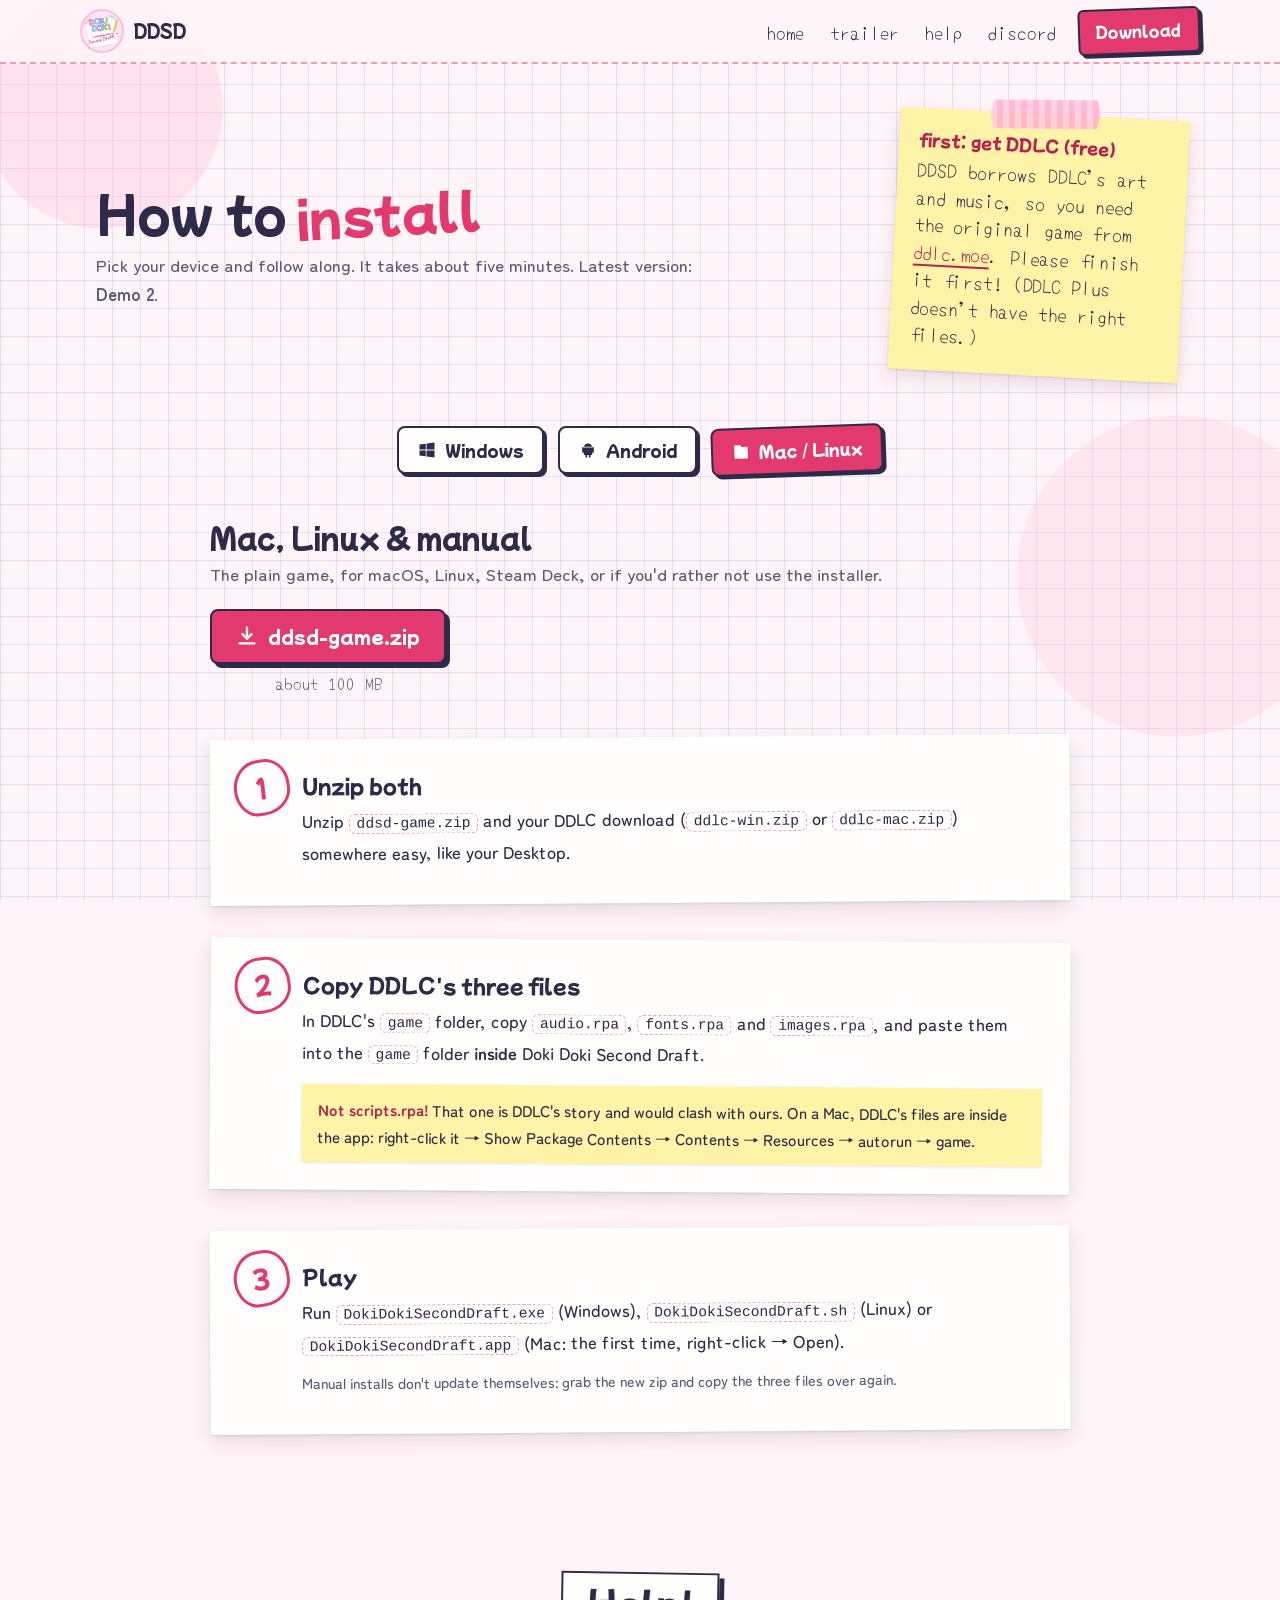
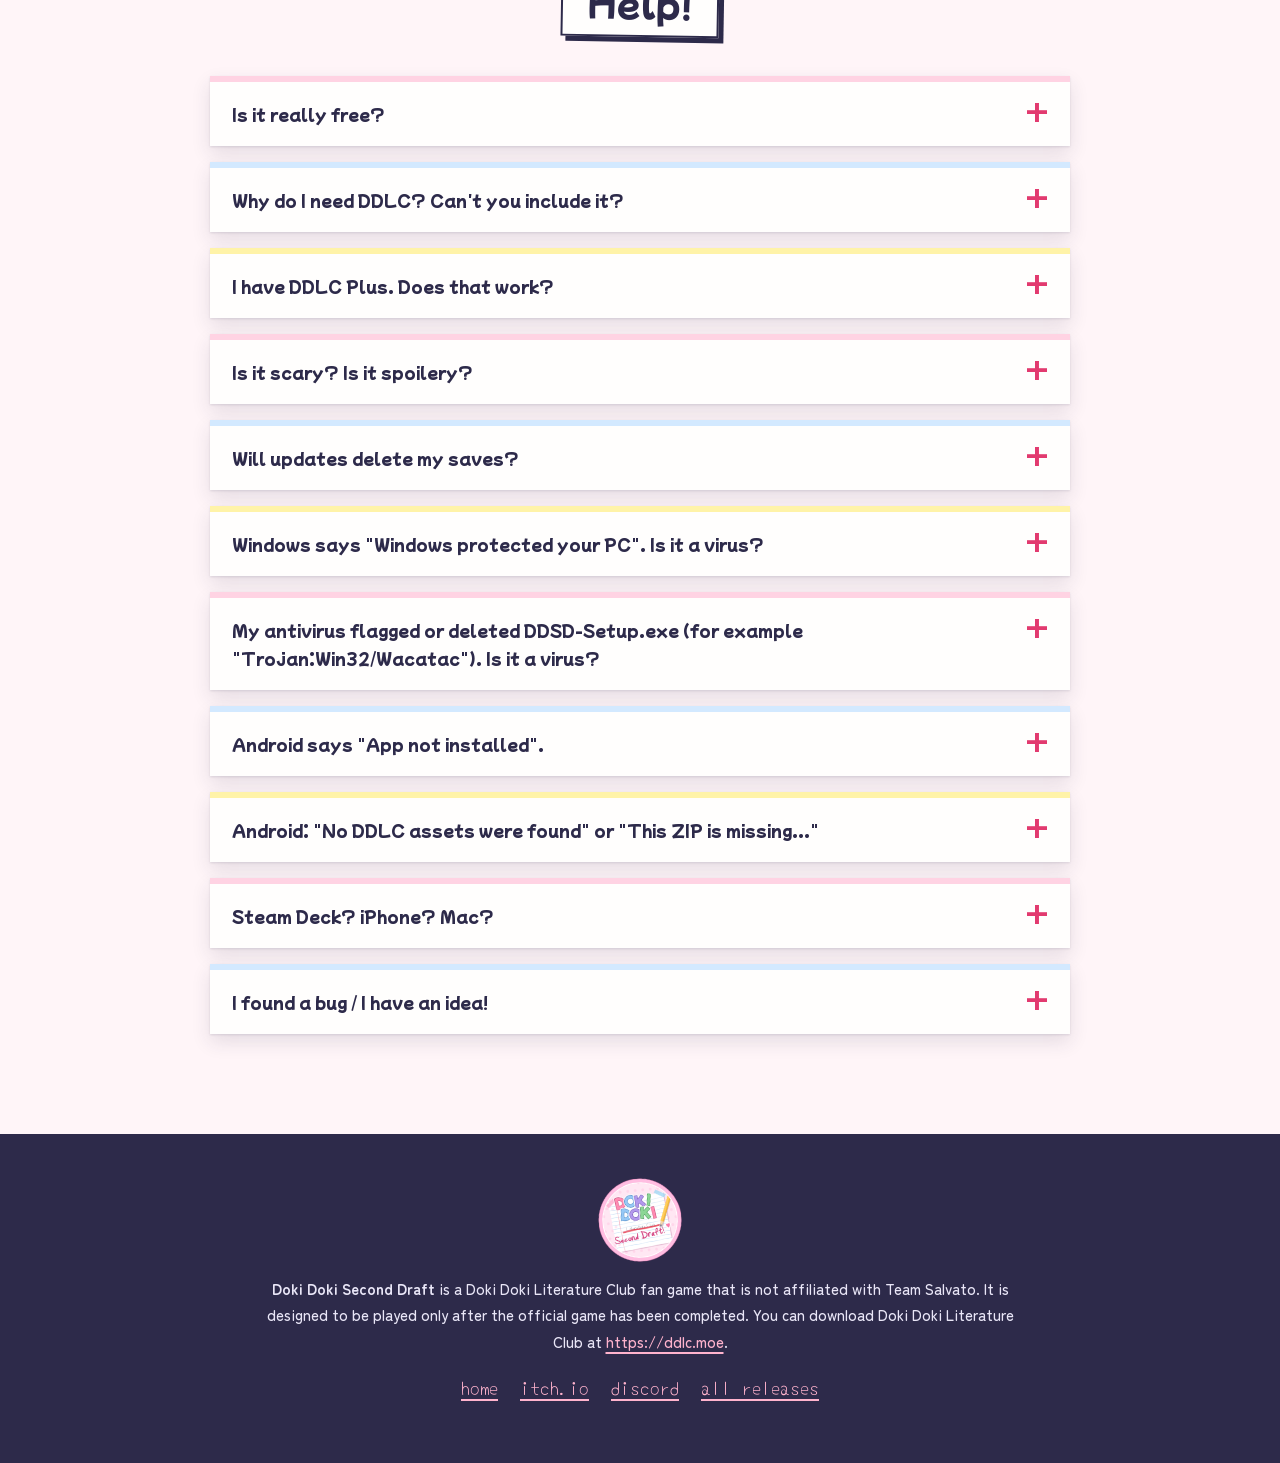
<file: install.html>
<!doctype html>
<html lang="en">
<head>
  <meta charset="utf-8">
  <meta name="viewport" content="width=device-width, initial-scale=1">
  <title>Install · Doki Doki Second Draft</title>
  <meta name="description" content="How to install Doki Doki Second Draft on Windows, Android, Mac and Linux, step by step with real screenshots.">
  <meta property="og:title" content="Install Doki Doki Second Draft">
  <meta property="og:description" content="Windows installer, Android APK and a step-by-step guide. Free, needs the original DDLC (also free).">
  <meta property="og:image" content="https://aoi-doki.github.io/ddsd/assets/banner.jpg">
  <meta name="theme-color" content="#e23a6f">
  <link rel="icon" href="assets/favicon.png">
  <link rel="preconnect" href="https://fonts.googleapis.com">
  <link rel="preconnect" href="https://fonts.gstatic.com" crossorigin>
  <link href="https://fonts.googleapis.com/css2?family=Mochiy+Pop+One&family=Yomogi&family=Zen+Maru+Gothic:wght@500;700&display=swap" rel="stylesheet">
  <link rel="stylesheet" href="style.css">
</head>
<body>
<a class="skip" href="#main">Skip to content</a>

<nav class="nav" aria-label="Main">
  <a class="nav-logo" href="index.html"><img src="assets/logo.png" alt=""><span>DDSD</span></a>
  <button class="nav-toggle" aria-label="Menu" aria-expanded="false" aria-controls="nav-links">☰</button>
  <div class="nav-links" id="nav-links">
    <a href="index.html">home</a>
    <a href="index.html#watch">trailer</a>
    <a href="#faq">help</a>
    <a href="https://discord.gg/FV4pHRJVMU" target="_blank" rel="noopener">discord</a>
    <a class="nav-cta" href="install.html" aria-current="page">Download</a>
  </div>
</nav>

<main id="main">
<header class="page-head">
  <div>
    <h1>How to <span class="two">install</span></h1>
    <p>Pick your device and follow along. It takes about five minutes. <span id="rel-line">Latest version: <b>Demo 2</b>.</span></p>
  </div>
  <div class="sticky yellow" style="transform:rotate(3deg)"><span class="tape top"></span><b>first: get DDLC (free)</b>
    DDSD borrows DDLC's art and music, so you need the original game from <a href="https://ddlc.moe" target="_blank" rel="noopener">ddlc.moe</a>.
    Please finish it first! (DDLC Plus doesn't have the right files.)</div>
</header>

<div class="platform-tabs" role="tablist" aria-label="Your device">
  <button class="tab" role="tab" id="tab-windows" aria-controls="windows" aria-selected="true">
    <svg viewBox="0 0 24 24"><path d="M3 5.5 10.5 4.4v7.1H3zM11.5 4.3 21 3v8.5h-9.5zM3 12.5h7.5v7.1L3 18.5zM11.5 12.5H21V21l-9.5-1.3z"/></svg>Windows</button>
  <button class="tab" role="tab" id="tab-android" aria-controls="android" aria-selected="false">
    <svg viewBox="0 0 24 24"><path d="M7 9h10v8a1 1 0 0 1-1 1h-1v3h-2v-3h-2v3H9v-3H8a1 1 0 0 1-1-1zM5 9.5a1 1 0 0 1 2 0v5a1 1 0 0 1-2 0zM17 9.5a1 1 0 0 1 2 0v5a1 1 0 0 1-2 0zM7.2 8a4.9 4.9 0 0 1 9.6 0z"/></svg>Android</button>
  <button class="tab" role="tab" id="tab-manual" aria-controls="manual" aria-selected="false">
    <svg viewBox="0 0 24 24"><path d="M4 4h7l2 2h7v13a1 1 0 0 1-1 1H5a1 1 0 0 1-1-1z"/></svg>Mac / Linux</button>
</div>

<section class="section" style="padding-top:10px">

  <!-- ============================================================ WINDOWS -->
  <div class="panel narrow" id="windows" role="tabpanel" aria-labelledby="tab-windows">
    <div class="panel-head">
      <div><h2>Windows</h2><p>Windows 10 or 11. The installer sets everything up and keeps the game updated.</p></div>
      <div>
        <a class="btn btn-red" data-file="DDSD-Setup.exe" href="https://github.com/Aoi-doki/ddsd-releases/releases/latest/download/DDSD-Setup.exe">
          <svg viewBox="0 0 24 24" fill="none" stroke="currentColor" stroke-width="2.6" stroke-linecap="round" stroke-linejoin="round"><path d="M12 3v12m0 0-5-5m5 5 5-5M4 20h16"/></svg>DDSD-Setup.exe</a>
        <p class="file-meta" data-meta="DDSD-Setup.exe">tiny! the game downloads inside it</p>
      </div>
    </div>
    <ol class="steps">
      <li class="step reveal">
        <h3>Get DDLC</h3>
        <p>Download <b>Doki Doki Literature Club!</b> from <a href="https://ddlc.moe" target="_blank" rel="noopener">ddlc.moe</a> and leave
          <code>ddlc-win.zip</code> in your <b>Downloads</b> folder. (Got the original DDLC on Steam? That works too.) The installer finds it by itself.</p>
      </li>
      <li class="step reveal">
        <h3>Run DDSD-Setup.exe</h3>
        <p>Your browser might say the file "isn't commonly downloaded": choose <b>Keep</b>.</p>
        <p>Then Windows might show a blue <b>"Windows protected your PC"</b> box. That's because DDSD is a small fan project and doesn't pay for a code-signing certificate.
          Click <b>More info</b>, then <b>Run anyway</b>.</p>
        <div class="tip"><b>Is it safe?</b> It only installs into your own user folder (<code>%LOCALAPPDATA%\DDSD</code>), never asks for admin rights, and checks every download before using it.</div>
      </li>
      <li class="step reveal">
        <h3>Press Install</h3>
        <p>The launcher opens and puts a shortcut on your Desktop and Start menu. Press <b>Install</b>: it downloads the game (about 100 MB) and copies in DDLC's files.</p>
        <div class="shots-row"><figure class="phone-shot wide"><img src="assets/install/launcher_install.png" alt="The DDSD launcher, ready to install" loading="lazy"><figcaption>the launcher, before installing</figcaption></figure></div>
        <div class="tip"><b>"DDSD needs DDLC's files"?</b> Press <b>Locate DDLC</b> and pick your <code>ddlc-win.zip</code> or your DDLC folder.</div>
      </li>
      <li class="step reveal">
        <h3>Play!</h3>
        <p>When it says <b>Ready to play</b>, press <b>Play</b>. Next time, open <b>Doki Doki Second Draft</b> from your Desktop or Start menu.</p>
        <div class="shots-row"><figure class="phone-shot wide"><img src="assets/install/launcher_ready.png" alt="The DDSD launcher, ready to play" loading="lazy"><figcaption>installed and ready</figcaption></figure></div>
      </li>
    </ol>
    <div class="after">
      <div class="paper reveal" style="--rot:-.5deg"><span class="tape top mint"></span>
        <h3>Updates</h3>
        <p>Always start the game from the DDSD shortcut. When there's a new version the launcher shows <b>Update</b>: one click, and your saves and DDLC's files stay put. The launcher updates itself too.</p>
        <h3>Uninstalling</h3>
        <p>Settings → Apps → Installed apps → <b>Doki Doki Second Draft</b> → Uninstall. Your saves stay in <code>%APPDATA%\RenPy</code> in case you come back.</p>
      </div>
    </div>
  </div>

  <!-- ============================================================ ANDROID -->
  <div class="panel narrow" id="android" role="tabpanel" aria-labelledby="tab-android" hidden>
    <div class="panel-head">
      <div><h2>Android</h2><p>Android 5 or newer. You need about 600 MB free while you set it up. Do every step on the phone itself.</p></div>
      <div>
        <a class="btn btn-red" data-file="DDSD.apk" href="https://github.com/Aoi-doki/ddsd-releases/releases/latest/download/DDSD.apk">
          <svg viewBox="0 0 24 24" fill="none" stroke="currentColor" stroke-width="2.6" stroke-linecap="round" stroke-linejoin="round"><path d="M12 3v12m0 0-5-5m5 5 5-5M4 20h16"/></svg>DDSD.apk</a>
        <p class="file-meta" data-meta="DDSD.apk">about 70 MB</p>
      </div>
    </div>
    <p class="small center" style="margin:-16px 0 34px">All screenshots are from a real phone (a Pixel 3a). Yours may look a little different.</p>
    <ol class="steps">
      <li class="step reveal">
        <h3>Download DDLC (the PC version)</h3>
        <p>Open <a href="https://teamsalvato.itch.io/ddlc" target="_blank" rel="noopener">DDLC's itch.io page</a> (it's where ddlc.moe sends you) and tap <b>Download Now</b>.
          Tap <b>No thanks, just take me to the downloads</b>, then the <b>Download</b> button under <b>DDLC (Windows)</b>.</p>
        <div class="shots-row">
          <figure class="phone-shot tall"><img src="assets/install/a1_itch.jpg" alt="DDLC's itch.io page with the Download Now button" loading="lazy"><figcaption>tap Download Now</figcaption></figure>
          <figure class="phone-shot tall"><img src="assets/install/a2_nothanks.jpg" alt="The pay-what-you-want box with the No thanks link" loading="lazy"><figcaption>it's free: tap "No thanks..."</figcaption></figure>
          <figure class="phone-shot tall"><img src="assets/install/a3_downloads.jpg" alt="The downloads page with DDLC (Windows)" loading="lazy"><figcaption>download DDLC (Windows)</figcaption></figure>
        </div>
        <div class="tip"><b>Yes, the Windows one, on a phone.</b> You get <code>ddlc-win.zip</code> (about 230 MB). Don't unzip it: DDSD reads it directly, and only takes the art and music out.</div>
      </li>
      <li class="step reveal">
        <h3>Download DDSD.apk and open it</h3>
        <p>Tap the red <b>DDSD.apk</b> button above (if your browser warns you, tap <b>Download anyway</b>). Then open it from your notifications or your Files app.</p>
        <div class="shots-row">
          <figure class="phone-shot tall"><img src="assets/install/a4_files.jpg" alt="DDSD.apk in the Files app" loading="lazy"><figcaption>tap DDSD.apk</figcaption></figure>
        </div>
        <div class="tip"><b>The first time,</b> Android says it isn't allowed to install apps from there. Tap <b>Settings</b>, switch on <b>Allow from this source</b>, and go back.</div>
      </li>
      <li class="step reveal">
        <h3>Get past Play Protect</h3>
        <p>Google doesn't know DDSD (it's not on the Play Store: Team Salvato's rules don't allow fan games there), so it suggests a scan.
          Tap <b>More details</b>, then <b>Install without scanning</b>. Your phone may ask for your fingerprint or PIN to confirm.</p>
        <div class="shots-row">
          <figure class="phone-shot tall"><img src="assets/install/a5_playprotect.jpg" alt="Play Protect: App scan recommended" loading="lazy"><figcaption>tap More details</figcaption></figure>
          <figure class="phone-shot tall"><img src="assets/install/a6_details.jpg" alt="Play Protect details with Install without scanning" loading="lazy"><figcaption>then Install without scanning</figcaption></figure>
          <figure class="phone-shot tall"><img src="assets/install/a7_installed.jpg" alt="App installed" loading="lazy"><figcaption>done! tap Open</figcaption></figure>
        </div>
      </li>
      <li class="step reveal">
        <h3>Tap PC, then pick ddlc-win.zip</h3>
        <p>The first time DDSD opens, it asks for DDLC's files. Tap <b>PC</b> (you downloaded the PC version in step 1; ignore the "select Android if unsure" line).
          Then pick <code>ddlc-win.zip</code>. Tap the search icon and type <b>ddlc</b> if you can't see it.</p>
        <div class="shots-row">
          <figure class="phone-shot wide"><img src="assets/install/a8_setup.jpg" alt="DDSD's first-launch screen with PC, Android and Quit" loading="lazy"><figcaption>tap PC</figcaption></figure>
          <figure class="phone-shot tall"><img src="assets/install/a9_picker.jpg" alt="The file picker showing ddlc-win.zip" loading="lazy"><figcaption>tap ddlc-win.zip</figcaption></figure>
        </div>
      </li>
      <li class="step reveal">
        <h3>Wait a minute, then play!</h3>
        <p>DDSD copies the art and music out of the zip, restarts by itself, and you're in. You can delete <code>ddlc-win.zip</code> afterwards to free up space.</p>
        <div class="shots-row">
          <figure class="phone-shot wide"><img src="assets/install/a10_extract.jpg" alt="Extracting images.rpa" loading="lazy"><figcaption>"Extracting images.rpa..."</figcaption></figure>
          <figure class="phone-shot wide"><img src="assets/install/a11_menu.jpg" alt="The DDSD main menu on the phone" loading="lazy"><figcaption>welcome to the club ♥</figcaption></figure>
        </div>
        <div class="tip"><b>Good to know:</b> the very first start takes about 20 seconds. Black bars at the sides are normal on long phones (the game is 16:9). Tap the bottom of the screen for History, Skip, Auto, Save and Load.</div>
      </li>
    </ol>
    <div class="after">
      <div class="paper reveal" style="--rot:.5deg"><span class="tape top mint"></span>
        <h3>Updates happen inside the app</h3>
        <p>When a new version comes out, an <b>Update available</b> button appears at the top right of the main menu. Tap it, tap <b>Update</b>, and Android installs it over the old one.
          Your saves and DDLC's files stay, so you don't need the zip again.</p>
        <div class="shots-row" style="margin-bottom:34px">
          <figure class="phone-shot wide"><img src="assets/install/a12_update_button.jpg" alt="The Update available button on the main menu" loading="lazy"><figcaption>the button (example)</figcaption></figure>
          <figure class="phone-shot wide"><img src="assets/install/a13_update_prompt.jpg" alt="The update box with Update and Later" loading="lazy"><figcaption>tap Update</figcaption></figure>
        </div>
        <p>The first time, Android asks to let DDSD install apps (same as step 2), and Play Protect might show up again (same as step 3).</p>
      </div>
    </div>
  </div>

  <!-- ============================================================ MANUAL -->
  <div class="panel narrow" id="manual" role="tabpanel" aria-labelledby="tab-manual" hidden>
    <div class="panel-head">
      <div><h2>Mac, Linux &amp; manual</h2><p>The plain game, for macOS, Linux, Steam Deck, or if you'd rather not use the installer.</p></div>
      <div>
        <a class="btn btn-red" data-file="ddsd-game.zip" href="https://github.com/Aoi-doki/ddsd-releases/releases/latest/download/ddsd-game.zip">
          <svg viewBox="0 0 24 24" fill="none" stroke="currentColor" stroke-width="2.6" stroke-linecap="round" stroke-linejoin="round"><path d="M12 3v12m0 0-5-5m5 5 5-5M4 20h16"/></svg>ddsd-game.zip</a>
        <p class="file-meta" data-meta="ddsd-game.zip">about 100 MB</p>
      </div>
    </div>
    <ol class="steps">
      <li class="step reveal"><h3>Unzip both</h3>
        <p>Unzip <code>ddsd-game.zip</code> and your DDLC download (<code>ddlc-win.zip</code> or <code>ddlc-mac.zip</code>) somewhere easy, like your Desktop.</p></li>
      <li class="step reveal"><h3>Copy DDLC's three files</h3>
        <p>In DDLC's <code>game</code> folder, copy <code>audio.rpa</code>, <code>fonts.rpa</code> and <code>images.rpa</code>, and paste them into the <code>game</code> folder <b>inside</b> Doki Doki Second Draft.</p>
        <div class="tip"><b>Not scripts.rpa!</b> That one is DDLC's story and would clash with ours. On a Mac, DDLC's files are inside the app: right-click it → Show Package Contents → Contents → Resources → autorun → game.</div></li>
      <li class="step reveal"><h3>Play</h3>
        <p>Run <code>DokiDokiSecondDraft.exe</code> (Windows), <code>DokiDokiSecondDraft.sh</code> (Linux) or <code>DokiDokiSecondDraft.app</code> (Mac: the first time, right-click → Open).</p>
        <p class="small">Manual installs don't update themselves: grab the new zip and copy the three files over again.</p></li>
    </ol>
  </div>
</section>

<!-- ============================================================ FAQ -->
<section id="faq" class="section" aria-labelledby="faq-title">
  <h2 class="title" id="faq-title" style="--tr:1deg">Help!</h2>
  <div class="faq">
    <details><summary>Is it really free?</summary>
      <p>Yes, always. Team Salvato's guidelines don't allow selling fan games, and we wouldn't anyway.</p></details>
    <details><summary>Why do I need DDLC? Can't you include it?</summary>
      <p>The characters, art and music belong to Team Salvato. Their guidelines say fan games have to take them from the player's own copy of DDLC, so we can't include it or download it for you. The original DDLC is free at <a href="https://ddlc.moe" target="_blank" rel="noopener">ddlc.moe</a>.</p></details>
    <details><summary>I have DDLC Plus. Does that work?</summary>
      <p>Not on its own: DDLC Plus doesn't have <code>audio.rpa</code>, <code>fonts.rpa</code> and <code>images.rpa</code>. The original DDLC is still free, so grab it from <a href="https://ddlc.moe" target="_blank" rel="noopener">ddlc.moe</a>.</p></details>
    <details><summary>Is it scary? Is it spoilery?</summary>
      <p>Not scary at all: no jump scares, glitches or fourth-wall stuff. It's a wholesome romance with a teen cast (hand-holding, confessions, a few sweet kisses). It does assume you've finished DDLC, so it spoils the original.</p></details>
    <details><summary>Will updates delete my saves?</summary>
      <p>Never. On Windows saves live in <code>%APPDATA%\RenPy</code> (and the game folder). On Android they stay inside the app until you uninstall it.</p></details>
    <details><summary>Windows says "Windows protected your PC". Is it a virus?</summary>
      <p>No. Windows says that about any program without a paid code-signing certificate, which small fan projects usually don't have. Click <b>More info → Run anyway</b>.</p></details>
    <details><summary>My antivirus flagged or deleted DDSD-Setup.exe (for example "Trojan:Win32/Wacatac"). Is it a virus?</summary>
      <p>No. It is a false positive, and it is common for small, unsigned installers that download files and update themselves: the antivirus guesses from how the program behaves, not from anything it actually does. You have two safe options:</p>
      <ul>
        <li><b>Skip the installer.</b> Download the plain game zip (<code>ddsd-game.zip</code>) from <a href="https://github.com/Aoi-doki/ddsd-releases/releases/latest" target="_blank" rel="noopener">GitHub Releases</a> and follow the <b>Mac, Linux &amp; manual</b> steps below. Nothing in it is an installer, and it runs the same game.</li>
        <li><b>Check the file, then allow it.</b> Each release lists a SHA-256 checksum for every file in <code>latest.json</code> on the same page. If yours matches, open Windows Security › Protection history, restore the file, and choose <b>Allow</b>.</li>
      </ul>
      <p>Flagged anyway? Tell us on <a href="https://discord.gg/FV4pHRJVMU" target="_blank" rel="noopener">Discord</a> and say which antivirus and which file. We send every flagged build to Microsoft for review.</p></details>
    <details><summary>Android says "App not installed".</summary>
      <ul>
        <li>Make sure the download finished (about 70 MB) and try again.</li>
        <li>If you installed a DDSD APK from somewhere else before, uninstall that one first.</li>
        <li>Check you have about 600 MB free.</li>
      </ul></details>
    <details><summary>Android: "No DDLC assets were found" or "This ZIP is missing..."</summary>
      <p>You probably tapped <b>Android</b> instead of <b>PC</b>, or picked another file. Open DDSD again, tap <b>PC</b>, and pick <code>ddlc-win.zip</code>.</p></details>
    <details><summary>Steam Deck? iPhone? Mac?</summary>
      <p>Steam Deck and Mac: yes, with the manual install. iPhone and iPad: no, sorry, there's no way to install fan games there.</p></details>
    <details><summary>I found a bug / I have an idea!</summary>
      <p>Tell us on <a href="https://discord.gg/FV4pHRJVMU" target="_blank" rel="noopener">Discord</a> in #bug-reports or #suggestions. Screenshots help a lot.</p></details>
  </div>
</section>
</main>

<footer class="footer">
  <div class="wrap">
    <img src="assets/logo.png" alt="" class="footer-logo">
    <p><b>Doki Doki Second Draft</b> is a Doki Doki Literature Club fan game that is not affiliated with Team Salvato.
      It is designed to be played only after the official game has been completed. You can download Doki Doki Literature Club at
      <a href="https://ddlc.moe" target="_blank" rel="noopener">https://ddlc.moe</a>.</p>
    <p class="footer-links">
      <a href="index.html">home</a>
      <a href="https://needy-aoi.itch.io/doki-doki-second-draft" target="_blank" rel="noopener">itch.io</a>
      <a href="https://discord.gg/FV4pHRJVMU" target="_blank" rel="noopener">discord</a>
      <a href="https://github.com/Aoi-doki/ddsd-releases/releases" target="_blank" rel="noopener">all releases</a>
    </p>
  </div>
</footer>

<script src="script.js"></script>
</body>
</html>
</file>
<file: style.css>
/* Doki Doki Second Draft website: the club's scrapbook.
   Pink school-notebook paper, washi tape, taped polaroids, pushpins, sticky notes, red-pen marks and a highlighter.
   Fonts: Mochiy Pop One (chunky pop titles, close to DDLC's Riffic), Zen Maru Gothic (round school text),
   Yomogi (pencil handwriting). Shared by index.html and install.html. */

:root {
  --paper: #fff5f8;          /* sakura notebook paper (dominant) */
  --white: #fffefd;
  --ink: #2d2a4a;            /* navy ink */
  --ink-soft: #5d5877;
  --red: #e23a6f;            /* club red: the sharp accent */
  --red-dark: #b8204f;
  --grid: rgba(122, 156, 214, .22);
  --margin: #f29ab8;
  --hi: #fff27a;             /* highlighter */
  --tape-pink: rgba(255, 170, 205, .78);
  --tape-blue: rgba(160, 205, 240, .78);
  --tape-mint: rgba(170, 230, 200, .8);
  --note-yellow: #fff3a8;
  --note-pink: #ffd3e3;
  --note-blue: #d3e9ff;
  --sayori: #3d86c6; --natsuki: #d94a8a; --yuri: #7c52bd; --monika: #2f8a4c;
  --pop: "Mochiy Pop One", "Zen Maru Gothic", sans-serif;
  --body: "Zen Maru Gothic", "Hiragino Maru Gothic ProN", sans-serif;
  --hand: "Yomogi", "Zen Maru Gothic", cursive;
  --max: 1120px;
  --lift: 0 1px 2px rgba(45, 42, 74, .12), 0 8px 18px rgba(45, 42, 74, .12);
  --lift-big: 0 2px 4px rgba(45, 42, 74, .12), 0 18px 40px rgba(45, 42, 74, .18);
}

* { box-sizing: border-box; }
html { scroll-behavior: smooth; scroll-padding-top: 80px; }
body {
  margin: 0;
  font-family: var(--body);
  font-weight: 500;
  font-size: 17px;
  line-height: 1.75;
  color: var(--ink);
  background-color: var(--paper);
  /* graph-paper notebook, with a few soft sakura blots */
  background-image:
    radial-gradient(circle at 8% 12%, rgba(255, 190, 215, .35) 0 120px, transparent 121px),
    radial-gradient(circle at 92% 64%, rgba(255, 190, 215, .28) 0 160px, transparent 161px),
    linear-gradient(var(--grid) 1px, transparent 1px),
    linear-gradient(90deg, var(--grid) 1px, transparent 1px);
  background-size: auto, auto, 28px 28px, 28px 28px;
  background-attachment: fixed;
  -webkit-font-smoothing: antialiased;
}
img { max-width: 100%; display: block; }
a { color: var(--red-dark); text-decoration-thickness: 2px; text-underline-offset: 4px; }
a:hover { color: var(--red); }
h1, h2, h3 { font-family: var(--pop); font-weight: 400; line-height: 1.25; margin: 0 0 .4em; color: var(--ink); }
p { margin: 0 0 1em; }
code { font-family: ui-monospace, "Cascadia Code", Consolas, monospace; font-size: .86em; background: var(--white);
       border: 1.5px dashed var(--margin); padding: .05em .45em; border-radius: 6px; white-space: nowrap; }
.skip { position: absolute; left: -999px; top: 8px; background: #fff; padding: 8px 14px; z-index: 100; }
.skip:focus { left: 8px; }
:focus-visible { outline: 3px dashed var(--red); outline-offset: 4px; }
mark { background: linear-gradient(100deg, transparent 2%, var(--hi) 3% 96%, transparent 97%) 0 60% / 100% 62% no-repeat;
       color: inherit; padding: 0 .1em; }
.small { font-size: 14.5px; color: var(--ink-soft); }
.center { text-align: center; }

/* ------------------------------------------------------------------ washi tape + pins (reusable) */
.tape { position: absolute; width: 110px; height: 30px; background-color: var(--tape-pink); z-index: 3;
        background-image: repeating-linear-gradient(90deg, rgba(255, 255, 255, .35) 0 6px, transparent 6px 12px);
        clip-path: polygon(3% 0, 97% 4%, 100% 50%, 96% 100%, 2% 96%, 0 50%); }
.tape.blue { background-color: var(--tape-blue); }
.tape.mint { background-color: var(--tape-mint); }
.tape.tl { top: -10px; left: -28px; transform: rotate(-38deg); }
.tape.tr { top: -10px; right: -28px; transform: rotate(36deg); }
.tape.top { top: -15px; left: 50%; margin-left: -55px; transform: rotate(-3deg); }
.pin { position: absolute; top: -9px; left: 50%; width: 20px; height: 20px; margin-left: -10px; border-radius: 50%; z-index: 3;
       background: radial-gradient(circle at 35% 30%, #fff 0 2px, var(--pc, var(--red)) 3px); box-shadow: 1px 3px 4px rgba(0, 0, 0, .3); }

/* ------------------------------------------------------------------ nav */
.nav {
  position: sticky; top: 0; z-index: 50;
  display: flex; align-items: center; gap: 12px;
  padding: 8px max(16px, calc((100% - var(--max)) / 2));
  background: rgba(255, 245, 248, .92);
  backdrop-filter: blur(10px); -webkit-backdrop-filter: blur(10px);
  border-bottom: 2px dashed var(--margin);
}
.nav-logo { display: flex; align-items: center; gap: 10px; text-decoration: none; font-family: var(--pop); color: var(--ink); font-size: 17px; }
.nav-logo img { width: 44px; height: 44px; transform: rotate(-6deg); transition: transform .3s; }
.nav-logo:hover img { transform: rotate(6deg) scale(1.08); }
.nav-links { display: flex; align-items: center; gap: 2px; margin-left: auto; }
.nav-links a { font-family: var(--hand); font-size: 19px; color: var(--ink); text-decoration: none; padding: 4px 12px; }
.nav-links a:hover, .nav-links a[aria-current="page"] { background: linear-gradient(transparent 55%, var(--hi) 55% 90%, transparent 90%); }
.nav-links .nav-cta { font-family: var(--pop); font-size: 15px; background: var(--red); color: #fff; padding: 8px 16px; margin-left: 8px;
                      border: 2px solid var(--ink); border-radius: 6px; transform: rotate(-2deg); box-shadow: 3px 3px 0 var(--ink); }
.nav-links .nav-cta:hover { background: var(--red-dark); color: #fff; transform: rotate(0); }
.nav-links .nav-cta[aria-current] { background: var(--red); }
.nav-toggle { display: none; margin-left: auto; background: var(--white); border: 2px solid var(--ink); border-radius: 6px; width: 46px; height: 42px;
              font-size: 20px; color: var(--ink); cursor: pointer; box-shadow: 2px 2px 0 var(--ink); }

/* ------------------------------------------------------------------ buttons: stamped tickets */
.btn {
  position: relative; display: inline-flex; align-items: center; justify-content: center; gap: 10px;
  font-family: var(--pop); font-size: 18px; text-decoration: none; line-height: 1.25;
  padding: 14px 24px; border: 2.5px solid var(--ink); border-radius: 8px; cursor: pointer;
  background: var(--white); color: var(--ink); box-shadow: 4px 4px 0 var(--ink);
  transition: transform .12s ease, box-shadow .12s ease;
}
.btn:hover { transform: translate(-2px, -2px); box-shadow: 6px 6px 0 var(--ink); color: var(--ink); }
.btn:active { transform: translate(2px, 2px); box-shadow: 1px 1px 0 var(--ink); }
.btn svg { width: 22px; height: 22px; flex: none; }
.btn-red { background: var(--red); color: #fff; }
.btn-red:hover { color: #fff; background: #ec4c7f; }
.btn small { display: block; font-family: var(--hand); font-size: 15px; opacity: .95; }
.btn .btn-text { text-align: left; }

/* ------------------------------------------------------------------ hero: the clubroom photo, taped into the notebook */
.hero {
  position: relative; max-width: var(--max); margin: 0 auto; padding: 56px 16px 40px;
  display: grid; grid-template-columns: minmax(0, 1fr) minmax(0, 1.15fr); gap: 40px; align-items: center;
}
.hero-copy { position: relative; z-index: 2; }
.hero-logo { width: 200px; margin: 0 0 10px -6px; transform: rotate(-7deg); filter: drop-shadow(3px 6px 0 rgba(45, 42, 74, .15));
             animation: stamp .7s cubic-bezier(.2, 1.6, .4, 1) .55s both; }
.hero h1 { font-size: clamp(34px, 4.6vw, 52px); margin: 0 0 6px; animation: rise .6s ease .75s both; }
.hero h1 .two { color: var(--red); display: inline-block; transform: rotate(-3deg); }
.hero-tag { font-family: var(--hand); font-size: clamp(24px, 2.6vw, 30px); color: var(--red-dark); margin: 0 0 14px; line-height: 1.3;
            animation: rise .6s ease .95s both; }
.hero-sub { max-width: 30em; margin-bottom: 26px; animation: rise .6s ease 1.1s both; }
.hero-cta { display: flex; flex-wrap: wrap; gap: 16px; align-items: center; animation: rise .6s ease 1.25s both; }
.hero-note { margin: 18px 0 0; font-family: var(--hand); font-size: 18px; color: var(--ink-soft); animation: rise .6s ease 1.4s both; }
.hero-note a { color: var(--ink); }

.hero-photo { position: relative; animation: drop .9s cubic-bezier(.2, .9, .3, 1.1) .1s both; }
.polaroid-big { position: relative; background: var(--white); padding: 14px 14px 58px; box-shadow: var(--lift-big); transform: rotate(2.5deg); }
.polaroid-big .pic { aspect-ratio: 4 / 3; background: url("assets/clubroom.jpg") 40% 40% / cover; position: relative; overflow: hidden; }
.polaroid-big .pic::after { content: ""; position: absolute; inset: 0; background: linear-gradient(transparent 55%, rgba(255, 200, 225, .35)); }
.polaroid-big figcaption { position: absolute; left: 0; right: 0; bottom: 12px; text-align: center; font-family: var(--hand); font-size: 22px; color: var(--ink-soft); }
.hero-photo .tape { animation: slap .35s ease-out both; }
.hero-photo .tape.tl { animation-delay: .7s; }
.hero-photo .tape.tr { animation-delay: .85s; }
/* the girls step out of the photo */
.hero-girls { position: absolute; left: 0; right: 0; bottom: 58px; display: flex; justify-content: center; align-items: flex-end;
              pointer-events: none; z-index: 2; overflow: visible; }
.hero-girls img { width: 62%; margin: 0 -17%; filter: drop-shadow(0 6px 10px rgba(45, 42, 74, .25)); animation: peek .8s cubic-bezier(.2, 1.2, .4, 1) both; }
.hero-girls img:nth-child(1) { animation-delay: 1.05s; }
.hero-girls img:nth-child(2) { animation-delay: 1.2s; }
.sticky-new { position: absolute; top: -30px; right: -10px; z-index: 4; background: var(--note-yellow); padding: 12px 16px 14px; width: 172px;
              font-family: var(--hand); font-size: 18px; line-height: 1.35; transform: rotate(6deg); box-shadow: var(--lift);
              animation: slap .4s ease-out 1.6s both; }
.sticky-new b { font-family: var(--pop); font-weight: 400; color: var(--red); display: block; font-size: 16px; }

.chibis { display: flex; gap: 6px; margin-top: 22px; }
.chibis button { background: none; border: 0; padding: 0; cursor: pointer; animation: hopin .5s cubic-bezier(.3, 1.6, .5, 1) both; }
.chibis img { height: 76px; width: auto; }
.chibis button:nth-child(1) { animation-delay: 1.5s; } .chibis button:nth-child(2) { animation-delay: 1.6s; }
.chibis button:nth-child(3) { animation-delay: 1.7s; } .chibis button:nth-child(4) { animation-delay: 1.8s; }
.chibis img.hopping { animation: hop .5s ease-out; }

@keyframes drop { from { opacity: 0; transform: translateY(-40px) rotate(-6deg); } }
@keyframes stamp { from { opacity: 0; transform: rotate(-20deg) scale(1.6); } }
@keyframes rise { from { opacity: 0; transform: translateY(14px); } }
@keyframes slap { from { opacity: 0; transform: scale(1.4); } }
@keyframes peek { from { opacity: 0; transform: translateY(40px); } }
@keyframes hopin { from { opacity: 0; transform: translateY(26px); } }
@keyframes hop { 40% { transform: translateY(-26px); } }

/* ------------------------------------------------------------------ section titles: a label stuck on the page */
.section { padding: 70px 16px; position: relative; }
.wrap { max-width: var(--max); margin: 0 auto; }
.narrow { max-width: 860px; margin: 0 auto; }
.title { display: table; margin: 0 auto 40px; font-size: clamp(24px, 3.2vw, 34px); background: var(--white); padding: 8px 24px 10px;
         border: 2.5px solid var(--ink); box-shadow: 5px 5px 0 var(--ink); transform: rotate(var(--tr, -1.5deg)); position: relative; }
.title[data-note]::after { content: attr(data-note); position: absolute; left: calc(100% + 10px); top: 60%; font-family: var(--hand);
                           font-size: 18px; color: var(--red-dark); transform: rotate(-4deg); white-space: nowrap; }
.lead { text-align: center; max-width: 620px; margin: -8px auto 36px; color: var(--ink-soft); }
.reveal { opacity: 0; transform: translateY(16px) rotate(var(--rot, 0deg)); transition: opacity .6s ease, transform .6s ease; }
.reveal.shown { opacity: 1; transform: rotate(var(--rot, 0deg)); }

/* ------------------------------------------------------------------ lined paper (letters, news) */
.paper {
  position: relative; background: var(--white); padding: 34px 32px 26px 70px; box-shadow: var(--lift);
  background-image:
    linear-gradient(90deg, transparent 50px, var(--margin) 50px 52px, transparent 52px),
    repeating-linear-gradient(transparent 0 33px, rgba(122, 156, 214, .35) 33px 34px);
  background-position: 0 0, 0 18px;
}
.paper::before { content: ""; position: absolute; left: 18px; top: 26px; bottom: 26px; width: 12px;
                 background: radial-gradient(circle, var(--paper) 0 5px, transparent 6px) 0 0 / 12px 48px repeat-y; }

/* letter from Sayori */
.letter { max-width: 760px; margin: 0 auto; --rot: -1deg; position: relative; }
.letter h2 { font-family: var(--hand); font-size: 38px; color: var(--sayori); line-height: 34px; margin: 0 0 34px; }
.letter p { font-family: var(--hand); font-size: 22px; line-height: 34px; margin: 0 0 34px; color: #2f4370; }
.letter .sign { text-align: right; color: var(--sayori); margin: 0; }
.letter-chibi { position: absolute; right: -30px; bottom: -40px; width: 120px; transform: rotate(8deg); }

/* ------------------------------------------------------------------ videos: a framed photo */
.video-tabs { display: flex; justify-content: center; gap: 18px; margin-bottom: 20px; flex-wrap: wrap; }
.tab { font-family: var(--hand); font-size: 21px; background: none; border: 0; color: var(--ink-soft); cursor: pointer; padding: 2px 6px; }
.tab[aria-selected="true"] { color: var(--ink); background: linear-gradient(transparent 50%, var(--hi) 50% 92%, transparent 92%); }
.tab:hover { color: var(--ink); }
.video-frame { position: relative; max-width: 880px; margin: 0 auto; background: var(--white); padding: 14px; box-shadow: var(--lift-big); transform: rotate(-.8deg); }
.video { position: relative; aspect-ratio: 16 / 9; background: #000; overflow: hidden; }
.video > img, .video video, .video iframe { width: 100%; height: 100%; object-fit: cover; border: 0; display: block; }
.video .play { position: absolute; inset: 0; display: grid; place-items: center; background: rgba(45, 42, 74, .15); border: 0; cursor: pointer; }
.video .play span { width: 86px; height: 86px; border-radius: 50%; background: var(--red); display: grid; place-items: center;
                    border: 3px solid #fff; box-shadow: 4px 4px 0 var(--ink); transition: transform .15s; }
.video .play:hover span { transform: scale(1.08) rotate(-6deg); }
.video .play svg { width: 32px; height: 32px; margin-left: 5px; fill: #fff; }
.video-note { text-align: center; font-family: var(--hand); font-size: 18px; color: var(--ink-soft); margin-top: 14px; }

/* ------------------------------------------------------------------ the club: pinned polaroids */
.club { display: grid; grid-template-columns: repeat(4, 1fr); gap: 36px 26px; padding-top: 10px; }
.member { position: relative; background: var(--white); padding: 12px 12px 18px; box-shadow: var(--lift); transition: transform .25s ease, box-shadow .25s ease; }
.member:nth-child(1) { --rot: -3deg; --pc: var(--sayori); } .member:nth-child(2) { --rot: 2deg; --pc: var(--natsuki); }
.member:nth-child(3) { --rot: -1.5deg; --pc: var(--yuri); } .member:nth-child(4) { --rot: 3deg; --pc: var(--monika); }
.member.shown:hover { transform: rotate(0) translateY(-6px) scale(1.02); box-shadow: var(--lift-big); z-index: 2; }
.member .pic { background: var(--bg); aspect-ratio: 1 / 1.05; overflow: hidden; }
.member .pic img { width: 100%; height: 100%; object-fit: cover; object-position: 50% 8%; transform: scale(1.25); transform-origin: 50% 0; }
.member h3 { font-size: 24px; color: var(--c); margin: 12px 0 0; }
.member .role { font-family: var(--hand); font-size: 18px; color: var(--c); line-height: 1.3; margin: 0 0 8px; }
.member p { font-size: 15px; line-height: 1.65; margin: 0; }

/* ------------------------------------------------------------------ what's in it: a notebook checklist */
.checklist-wrap { display: grid; grid-template-columns: 1.3fr .7fr; gap: 40px; align-items: start; }
.checklist { --rot: .5deg; }
.checklist h3 { font-size: 21px; line-height: 34px; margin: 0; }
.checklist ul { list-style: none; margin: 0; padding: 0; }
.checklist li { position: relative; padding-left: 38px; line-height: 34px; }
.checklist li::before { content: ""; position: absolute; left: 0; top: 7px; width: 20px; height: 20px; border: 2px solid var(--ink); border-radius: 3px; }
.checklist li::after { content: ""; position: absolute; left: 4px; top: 3px; width: 20px; height: 11px; border-left: 3.5px solid var(--red);
                       border-bottom: 3.5px solid var(--red); transform: rotate(-48deg); border-radius: 2px; }
.side-notes { display: grid; gap: 30px; padding-top: 14px; }
.sticky { position: relative; padding: 20px 20px 22px; box-shadow: var(--lift); font-family: var(--hand); font-size: 19px; line-height: 1.45; }
.sticky.yellow { background: var(--note-yellow); --rot: 3deg; } .sticky.pink { background: var(--note-pink); --rot: -2.5deg; }
.sticky.blue { background: var(--note-blue); --rot: 2deg; }
.sticky b { font-family: var(--pop); font-weight: 400; font-size: 16px; color: var(--red-dark); display: block; margin-bottom: 4px; }
.sticky img { margin-top: 12px; border: 6px solid #fff; box-shadow: var(--lift); }

/* ------------------------------------------------------------------ screenshots: a pile of photos */
.photos { display: grid; grid-template-columns: repeat(3, 1fr); gap: 36px 28px; }
.shot { margin: 0; background: var(--white); padding: 10px 10px 14px; box-shadow: var(--lift); position: relative; transition: transform .25s ease, box-shadow .25s; }
.shot:nth-child(3n+1) { --rot: -2deg; } .shot:nth-child(3n+2) { --rot: 1.5deg; } .shot:nth-child(3n) { --rot: -1deg; }
.shot:nth-child(4n) { --rot: 2.5deg; }
.shot.shown:hover { transform: rotate(0) scale(1.03); box-shadow: var(--lift-big); z-index: 2; }
.shot button { padding: 0; border: 0; background: none; cursor: zoom-in; width: 100%; display: block; }
.shot img { aspect-ratio: 16 / 9; object-fit: cover; width: 100%; }
.shot figcaption { font-family: var(--hand); font-size: 17px; line-height: 1.4; color: var(--ink); padding: 10px 4px 0; }

/* the pile becomes a strip you slide through (arrows, swipe, wheel or keys) */
.slider { position: relative; }
.photos.track { display: grid; grid-auto-flow: column; grid-auto-columns: calc((100% - 56px) / 3); grid-template-columns: none;
                gap: 28px; overflow-x: auto; scroll-snap-type: x mandatory; scroll-behavior: smooth; padding: 26px 6px 30px;
                scrollbar-width: none; }
.photos.track::-webkit-scrollbar { display: none; }
.photos.track .shot { scroll-snap-align: start; }
.slide-btn { position: absolute; top: 42%; z-index: 4; width: 50px; height: 50px; border-radius: 50%; border: 2.5px solid var(--ink);
             background: var(--white); color: var(--ink); font-size: 30px; line-height: 1; cursor: pointer; box-shadow: 3px 3px 0 var(--ink);
             transition: transform .12s; }
.slide-btn:hover { transform: translate(-1px, -1px) rotate(-6deg); }
.slide-btn:disabled { opacity: .35; cursor: default; transform: none; }
.slide-btn.prev { left: -22px; } .slide-btn.next { right: -22px; }
.dots { display: flex; justify-content: center; gap: 10px; margin-top: 4px; }
.dots button { width: 12px; height: 12px; border-radius: 50%; border: 2px solid var(--ink); background: var(--white); padding: 0; cursor: pointer; }
.dots button[aria-current="true"] { background: var(--red); border-color: var(--red); transform: scale(1.2); }

/* ------------------------------------------------------------------ changelog: one page per version */
.changelog { max-width: 820px; margin: 0 auto; display: grid; gap: 30px; }
.changelog details.paper { padding-bottom: 20px; }
.changelog details:nth-child(odd) { --rot: -.5deg; } .changelog details:nth-child(even) { --rot: .5deg; }
.changelog summary { cursor: pointer; list-style: none; display: flex; align-items: baseline; gap: 16px; line-height: 34px; }
.changelog summary::-webkit-details-marker { display: none; }
.changelog summary::after { content: "+"; margin-left: auto; font-family: var(--pop); color: var(--red); font-size: 24px; transition: transform .2s; }
.changelog details[open] summary::after { transform: rotate(45deg); }
.changelog .ver { font-family: var(--pop); font-size: 22px; }
.changelog .when { font-family: var(--hand); font-size: 18px; color: var(--red-dark); }
.changelog h3 { font-size: 17px; line-height: 34px; margin: 0; color: var(--red-dark); }
.changelog ul { margin: 0; padding-left: 20px; }
.changelog li { line-height: 34px; }

/* ------------------------------------------------------------------ progress: the club's to-do list */
.todo { max-width: 780px; margin: 0 auto; --rot: -.6deg; }
.todo ol { list-style: none; margin: 0; padding: 0; }
.todo li { display: grid; grid-template-columns: 32px auto 1fr auto; gap: 12px; align-items: baseline; line-height: 34px; }
.todo li::before { content: ""; width: 20px; height: 20px; border: 2px solid var(--ink); border-radius: 3px; position: relative; top: 4px; }
.todo li.done::before { background: url("data:image/svg+xml,%3Csvg xmlns='http://www.w3.org/2000/svg' viewBox='0 0 20 20'%3E%3Cpath d='M3 10l5 6L18 2' fill='none' stroke='%23e23a6f' stroke-width='3.5' stroke-linecap='round' stroke-linejoin='round'/%3E%3C/svg%3E") center / 22px no-repeat; }
.todo li b { font-family: var(--pop); font-weight: 400; font-size: 16px; }
.todo li span { color: var(--ink-soft); font-size: 15px; }
.todo li em { font-family: var(--hand); font-style: normal; font-size: 17px; color: var(--red-dark); white-space: nowrap; }
.todo li.now em { background: linear-gradient(transparent 50%, var(--hi) 50% 92%, transparent 92%); color: var(--ink); }

/* ------------------------------------------------------------------ news: diary pages */
.news { display: grid; gap: 44px; max-width: 820px; margin: 0 auto; }
.news .paper:nth-child(odd) { --rot: -.7deg; } .news .paper:nth-child(even) { --rot: .6deg; }
.news .date { font-family: var(--hand); font-size: 20px; color: var(--red-dark); line-height: 34px; margin: 0; }
.news h3 { font-size: 21px; line-height: 34px; margin: 0; }
.news .paper p { line-height: 34px; margin: 0 0 34px; }
.news .paper p:last-child { margin-bottom: 0; }
.news .paper img { margin: 0 0 34px; border: 8px solid #fff; box-shadow: var(--lift); }

/* ------------------------------------------------------------------ get it: three sticky notes */
.get { display: grid; grid-template-columns: repeat(3, 1fr); gap: 30px; max-width: 920px; margin: 0 auto; }
.get a.sticky { display: block; text-decoration: none; color: var(--ink); transition: transform .2s ease, box-shadow .2s; padding: 24px 22px 26px; }
.get a.sticky.shown:hover { transform: rotate(0) translateY(-6px); box-shadow: var(--lift-big); color: var(--ink); }
.get .os { font-family: var(--pop); font-size: 22px; display: flex; align-items: center; gap: 10px; margin-bottom: 6px; }
.get .os svg { width: 26px; height: 26px; fill: var(--ink); }
.get .go { display: inline-block; margin-top: 10px; font-family: var(--pop); font-size: 15px; color: var(--red-dark); }
.need { max-width: 640px; margin: 44px auto 0; text-align: center; font-family: var(--hand); font-size: 21px; line-height: 1.6; }
.circle { display: inline-block; padding: 0 10px; border: 2.5px solid var(--red); border-radius: 50% 45% 55% 40% / 60% 50% 45% 55%; transform: rotate(-2deg); }

/* ------------------------------------------------------------------ discord + dev note */
.notes-row { display: grid; grid-template-columns: 1fr 1fr; gap: 40px; max-width: 920px; margin: 0 auto; align-items: start; }
.discord-card { position: relative; background: #5865f2; color: #fff; padding: 26px 26px 28px; box-shadow: var(--lift); --rot: -2deg; }
.discord-card h3 { color: #fff; font-size: 21px; }
.discord-card p { font-size: 16px; }
.discord-card .btn { background: #fff; color: #3b45c4; border-color: #1f2266; box-shadow: 4px 4px 0 #1f2266; }
.discord-card img { position: absolute; right: -18px; top: -44px; width: 96px; transform: rotate(10deg); }
.dev-note { --rot: 2deg; }
.dev-note p { margin: 0 0 10px; }
.dev-note .sig { text-align: right; color: var(--red-dark); margin: 0; }

/* ------------------------------------------------------------------ footer: the notebook's back cover */
.footer { margin-top: 30px; background: var(--ink); color: #e9e6f7; padding: 44px 16px 50px; text-align: center; font-size: 15px; }
.footer .wrap { max-width: 760px; }
.footer a { color: #ffb3cd; }
.footer-logo { width: 84px; margin: 0 auto 14px; transform: rotate(-6deg); }
.footer-links { display: flex; justify-content: center; flex-wrap: wrap; gap: 6px 22px; font-family: var(--hand); font-size: 19px; }
.footer .small { color: #b9b4d4; }

/* ------------------------------------------------------------------ lightbox */
.lightbox { position: fixed; inset: 0; z-index: 100; background: rgba(30, 26, 52, .9); display: grid; place-items: center; padding: 20px; }
.lightbox[hidden] { display: none; }
.lightbox figure { margin: 0; max-width: min(1100px, 92vw); background: #fff; padding: 12px 12px 16px; }
.lightbox img { max-height: 76vh; margin: 0 auto; }
.lightbox figcaption { color: var(--ink); text-align: center; margin-top: 10px; font-family: var(--hand); font-size: 19px; }
.lightbox button { position: absolute; background: #fff; color: var(--ink); border: 2.5px solid var(--ink); width: 50px; height: 50px; border-radius: 50%;
                   font-size: 28px; line-height: 1; cursor: pointer; box-shadow: 3px 3px 0 var(--ink); }
.lb-close { top: 18px; right: 18px; } .lb-prev { left: 18px; top: 50%; } .lb-next { right: 18px; top: 50%; }

/* ================================================================== install page */
.page-head { max-width: var(--max); margin: 0 auto; padding: 50px 16px 10px; display: grid; grid-template-columns: 1fr auto; gap: 30px; align-items: center; }
.page-head h1 { font-size: clamp(32px, 4.4vw, 48px); margin: 0 0 8px; }
.page-head h1 .two { color: var(--red); display: inline-block; transform: rotate(-3deg); }
.page-head p { margin: 0; color: var(--ink-soft); max-width: 36em; }
.page-head .sticky { width: 290px; }
.platform-tabs { display: flex; justify-content: center; gap: 14px; flex-wrap: wrap; margin: 30px auto 26px; position: sticky; top: 62px; z-index: 10; padding: 10px; }
.platform-tabs .tab { display: inline-flex; align-items: center; gap: 8px; font-family: var(--pop); font-size: 16px; padding: 10px 18px; background: var(--white);
                      border: 2.5px solid var(--ink); border-radius: 8px; color: var(--ink); box-shadow: 3px 3px 0 var(--ink); }
.platform-tabs .tab[aria-selected="true"] { background: var(--red); color: #fff; transform: rotate(-2deg); }
.platform-tabs .tab svg { width: 20px; height: 20px; fill: currentColor; }
.panel[hidden] { display: none; }
.panel-head { display: flex; flex-wrap: wrap; align-items: center; justify-content: space-between; gap: 20px; margin-bottom: 40px; }
.panel-head h2 { font-size: 28px; margin: 0; }
.panel-head p { margin: 4px 0 0; color: var(--ink-soft); }
.file-meta { font-family: var(--hand); font-size: 17px; color: var(--ink-soft); text-align: center; margin: 10px 0 0; }

.steps { list-style: none; margin: 0; padding: 0; counter-reset: step; display: grid; gap: 36px; }
.step { counter-increment: step; position: relative; background: var(--white); padding: 26px 28px 28px 92px; box-shadow: var(--lift); }
.step:nth-child(odd) { --rot: -.4deg; } .step:nth-child(even) { --rot: .4deg; }
.step::before { content: counter(step); position: absolute; left: 24px; top: 20px; width: 50px; height: 50px; display: grid; place-items: center;
                font-family: var(--pop); font-size: 25px; color: var(--red); border: 3px solid var(--red);
                border-radius: 50% 45% 55% 42% / 55% 50% 48% 52%; transform: rotate(-8deg); }
.step h3 { font-size: 20px; margin: 8px 0 8px; }
.step p { margin: 0 0 10px; }
.shots-row { display: flex; flex-wrap: wrap; gap: 24px; margin-top: 18px; align-items: flex-start; }
.phone-shot { margin: 0; background: #fff; padding: 8px 8px 10px; box-shadow: var(--lift); position: relative; }
.phone-shot img { width: 100%; }
.phone-shot.tall { width: 220px; } .phone-shot.wide { width: 100%; max-width: 580px; }
.shots-row .phone-shot:nth-child(odd) { transform: rotate(-1.5deg); } .shots-row .phone-shot:nth-child(even) { transform: rotate(1.2deg); }
.phone-shot figcaption { font-family: var(--hand); font-size: 16px; line-height: 1.35; padding: 8px 2px 0; }
.tip { position: relative; background: var(--note-yellow); padding: 12px 16px; font-size: 15.5px; margin-top: 16px; box-shadow: 0 1px 3px rgba(0, 0, 0, .1); }
.tip b { color: var(--red-dark); }
.after { margin-top: 44px; display: grid; gap: 36px; }
.after .paper h3 { font-size: 20px; line-height: 34px; margin: 0; }
.after .paper p { line-height: 34px; margin: 0 0 34px; }
.after .paper p:last-child { margin-bottom: 0; }

/* FAQ: index cards */
.faq { max-width: 860px; margin: 0 auto; display: grid; gap: 16px; }
.faq details { background: var(--white); box-shadow: var(--lift); padding: 4px 22px; border-top: 6px solid var(--note-pink); }
.faq details:nth-child(3n+2) { border-top-color: var(--note-blue); } .faq details:nth-child(3n) { border-top-color: var(--note-yellow); }
.faq summary { cursor: pointer; font-family: var(--pop); font-size: 16px; padding: 14px 0; list-style: none; display: flex; justify-content: space-between; gap: 16px; }
.faq summary::-webkit-details-marker { display: none; }
.faq summary::after { content: "+"; font-size: 24px; color: var(--red); transition: transform .2s; line-height: 1; }
.faq details[open] summary::after { transform: rotate(45deg); }
.faq details p, .faq details ul { margin: 0 0 14px; }

/* ------------------------------------------------------------------ responsive */
@media (max-width: 1000px) {
  .club { grid-template-columns: repeat(2, 1fr); }
  .photos { grid-template-columns: repeat(2, 1fr); }
  .photos.track { grid-template-columns: none; grid-auto-columns: calc((100% - 28px) / 2); }
}
@media (max-width: 860px) {
  .nav-toggle { display: block; }
  .nav-links { position: absolute; top: 100%; left: 0; right: 0; flex-direction: column; align-items: stretch; gap: 0; display: none;
               padding: 8px 16px 16px; background: var(--paper); border-bottom: 2px dashed var(--margin); }
  .nav-links.open { display: flex; }
  .nav-links a { padding: 10px 8px; font-size: 21px; }
  .nav-links .nav-cta { margin: 8px 0 0; text-align: center; }
  .hero { grid-template-columns: 1fr; padding-top: 40px; gap: 46px; }
  .hero-photo { order: -1; margin: 10px 12px 0; }
  .sticky-new { top: -32px; right: -6px; width: 150px; font-size: 16px; }
  .polaroid-big figcaption { font-size: 17px; white-space: nowrap; }
  .checklist-wrap, .notes-row { grid-template-columns: 1fr; }
  .get { grid-template-columns: 1fr; max-width: 420px; }
  .page-head { grid-template-columns: 1fr; }
  .title[data-note]::after { display: none; }
}
@media (max-width: 560px) {
  body { font-size: 16px; }
  .section { padding: 54px 14px; }
  .club, .photos { grid-template-columns: 1fr; }
  .photos.track { grid-template-columns: none; grid-auto-columns: 86%; gap: 18px; }
  .slide-btn { display: none; }
  .changelog li { line-height: 1.6; margin-bottom: 8px; }
  .member .pic { aspect-ratio: 1 / .85; }
  .paper { padding: 28px 18px 22px 46px; background-image:
      linear-gradient(90deg, transparent 32px, var(--margin) 32px 34px, transparent 34px),
      repeating-linear-gradient(transparent 0 33px, rgba(122, 156, 214, .35) 33px 34px); }
  .paper::before { left: 9px; width: 10px; }
  .letter p { font-size: 20px; }
  .letter-chibi { width: 84px; right: -8px; bottom: -34px; }
  .hero-cta .btn { width: 100%; }
  .todo li { grid-template-columns: 28px 1fr; gap: 0 10px; }
  .todo li span, .todo li em { grid-column: 2; line-height: 1.4; }
  .todo li em { margin-bottom: 10px; }
  .step { padding: 76px 18px 22px; }
  .step::before { left: 16px; top: 14px; width: 44px; height: 44px; font-size: 22px; }
  .phone-shot.tall { width: calc(50% - 12px); }
  .shots-row { gap: 22px 14px; }
  .discord-card img { width: 76px; right: -6px; top: -34px; }
  .page-head .sticky { width: auto; }
}
@media (prefers-reduced-motion: reduce) {
  *, *::before, *::after { animation: none !important; transition: none !important; scroll-behavior: auto !important; }
  .reveal { opacity: 1; transform: none; }
}
</file>
